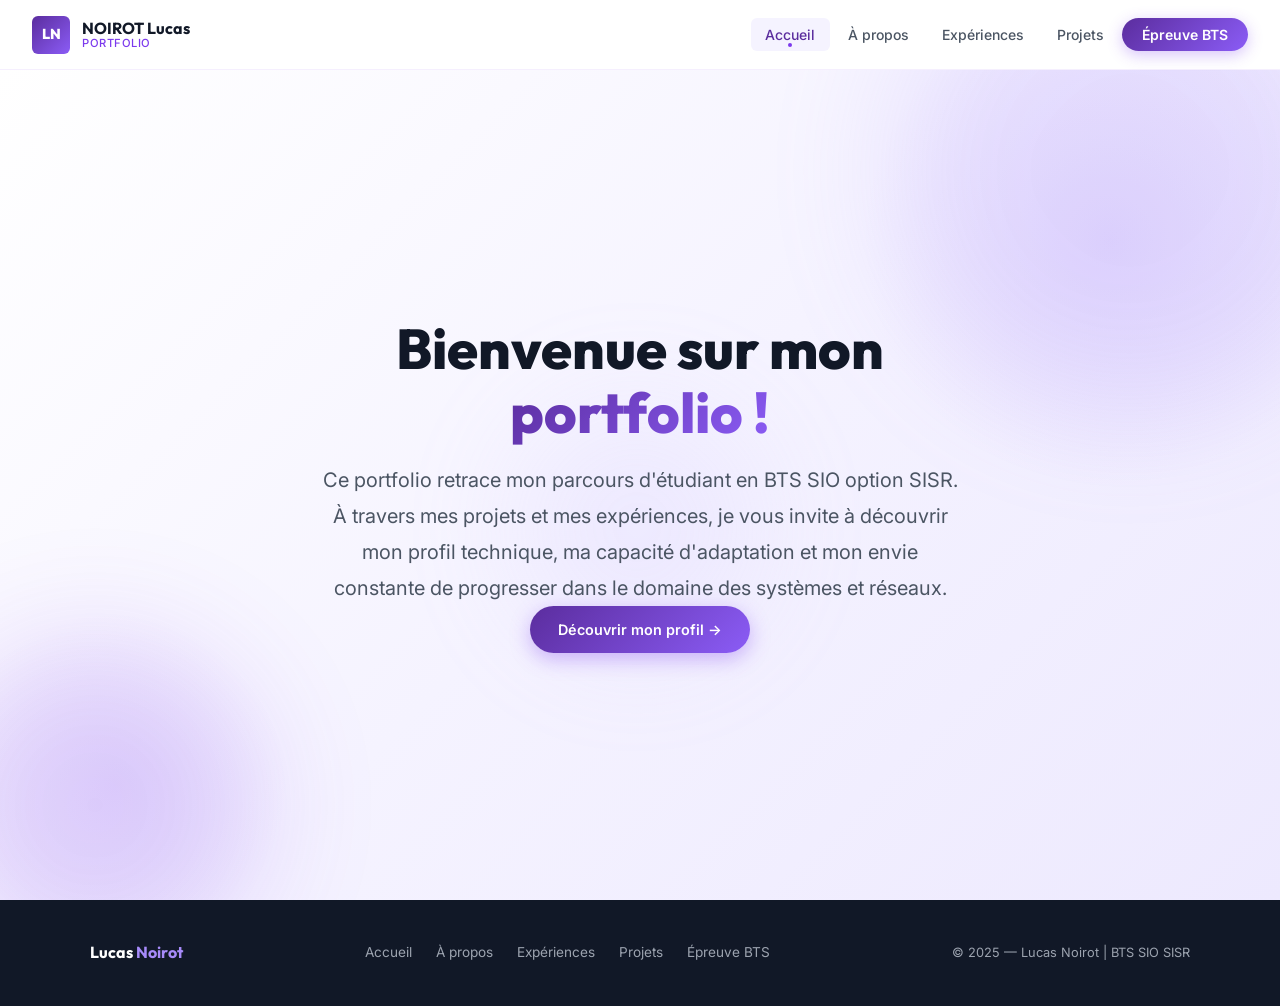
<file: index.html>
<!DOCTYPE html>
<html lang="fr">
<head>
  <meta charset="UTF-8"/>
  <meta name="viewport" content="width=device-width, initial-scale=1.0"/>
  <meta name="description" content="Portfolio de Lucas Noirot — Étudiant en BTS SIO option SISR, spécialisé en administration réseau et cybersécurité."/>
  <title>Portfolio — Lucas Noirot | BTS SIO SISR</title>
  <link rel="stylesheet" href="style.css"/>
  <link rel="stylesheet" href="home.css"/>
</head>
<body>

  <nav class="navbar" id="navbar">
    <div class="nav-brand">
      <div class="nav-logo-icon">LN</div>
      <div class="nav-brand-text">
        <span class="nav-brand-name">NOIROT Lucas</span>
        <span class="nav-brand-title">Portfolio</span>
      </div>
    </div>
    <ul class="nav-links">
      <li><a href="index.html"               class="nav-link active">Accueil</a></li>
      <li><a href="apropos.html"             class="nav-link">À propos</a></li>
      <li><a href="experiences.html"         class="nav-link">Expériences</a></li>
      <li><a href="projets.html"             class="nav-link">Projets</a></li>
      <li><a href="epreuve-bts.html"         class="nav-link nav-cta">Épreuve BTS</a></li>
    </ul>
    <button class="hamburger" id="hamburger" aria-label="Menu">
      <span></span><span></span><span></span>
    </button>
  </nav>
  <div class="mobile-nav" id="mobileNav">
    <a href="index.html"       class="nav-link active">🏠 Accueil</a>
    <a href="apropos.html"     class="nav-link">👤 À propos</a>
    <a href="experiences.html" class="nav-link">💼 Expériences</a>
    <a href="projets.html"     class="nav-link">🗂️ Projets</a>
    <a href="epreuve-bts.html" class="nav-link">🎓 Épreuve BTS</a>
  </div>

  <main class="page">

    <section class="hero">
      <div class="hero-container">
        <h1>Bienvenue sur mon<br/><span>portfolio !</span></h1>
        <p class="hero-sub">
          Ce portfolio retrace mon parcours d'étudiant en BTS SIO option SISR.
          À travers mes projets et mes expériences, je vous invite à découvrir mon profil technique,
          ma capacité d'adaptation et mon envie constante de progresser dans le domaine des systèmes et réseaux.
        </p>
        <div class="hero-actions">
          <a href="apropos.html" class="btn btn-primary">Découvrir mon profil →</a>
        </div>
      </div>
      <div class="hero-blobs">
        <div class="blob blob-1"></div>
        <div class="blob blob-2"></div>
        <div class="blob blob-3"></div>
      </div>
    </section>

  </main>

  <footer>
    <div class="footer-inner">
      <div class="footer-brand">Lucas <span>Noirot</span></div>
      <div class="footer-links">
        <a href="index.html">Accueil</a>
        <a href="apropos.html">À propos</a>
        <a href="experiences.html">Expériences</a>
        <a href="projets.html">Projets</a>
        <a href="epreuve-bts.html">Épreuve BTS</a>
      </div>
      <p class="footer-copy">© 2025 — Lucas Noirot | BTS SIO SISR</p>
    </div>
  </footer>

  <script src="main.js"></script>
</body>
</html>
</file>
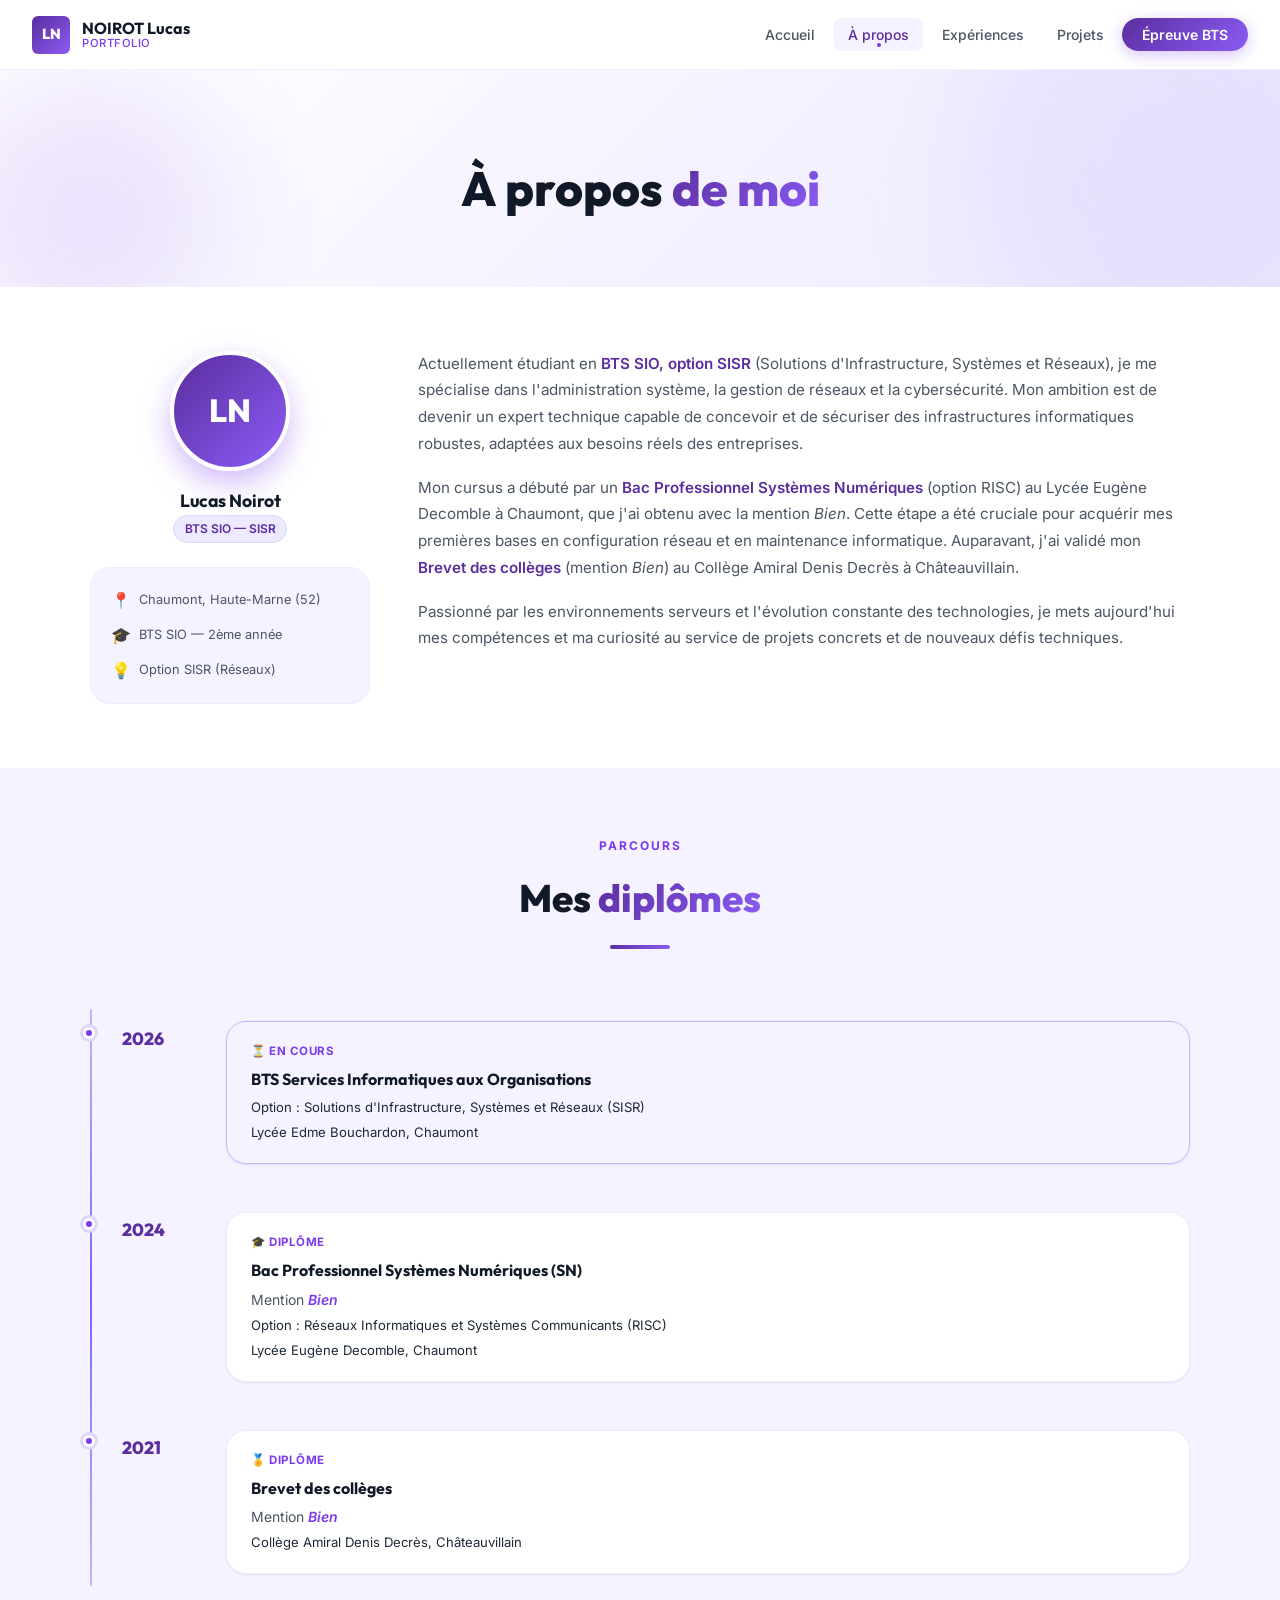
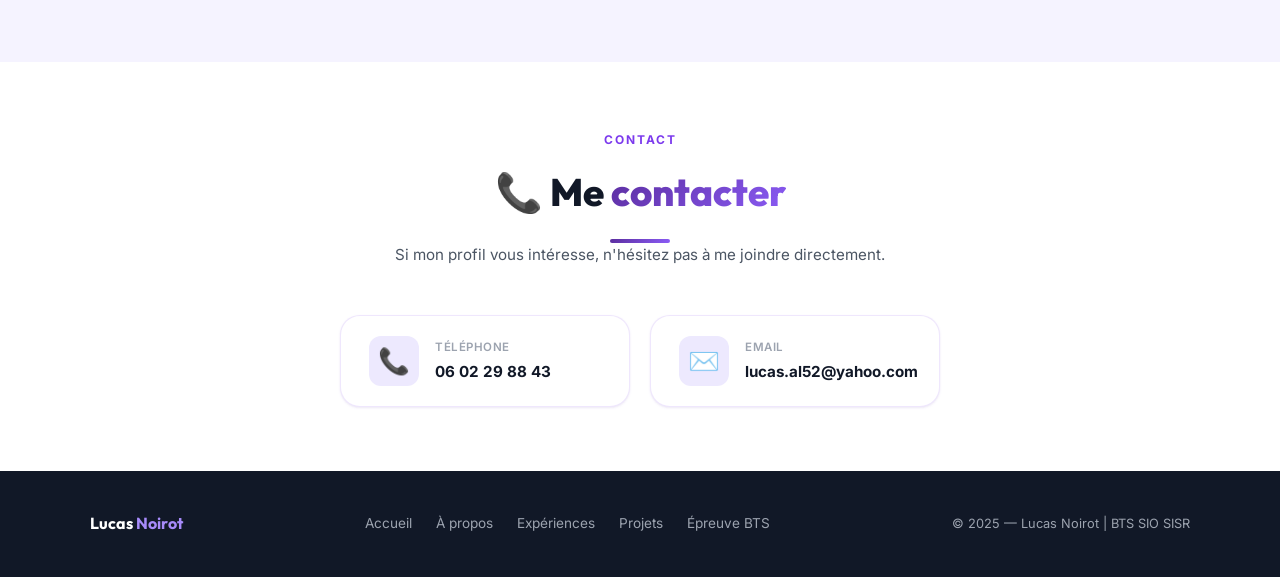
<file: apropos.html>
<!DOCTYPE html>
<html lang="fr">
<head>
  <meta charset="UTF-8"/>
  <meta name="viewport" content="width=device-width, initial-scale=1.0"/>
  <meta name="description" content="À propos de Lucas Noirot — Étudiant BTS SIO SISR, passionné par les réseaux, la cybersécurité et les systèmes."/>
  <title>À propos — Lucas Noirot</title>
  <link rel="stylesheet" href="style.css"/>
  <link rel="stylesheet" href="inner.css"/>
</head>
<body>

  <nav class="navbar" id="navbar">
    <div class="nav-brand">
      <div class="nav-logo-icon">LN</div>
      <div class="nav-brand-text">
        <span class="nav-brand-name">NOIROT Lucas</span>
        <span class="nav-brand-title">Portfolio</span>
      </div>
    </div>
    <ul class="nav-links">
      <li><a href="index.html"               class="nav-link">Accueil</a></li>
      <li><a href="apropos.html"             class="nav-link active">À propos</a></li>
      <li><a href="experiences.html"         class="nav-link">Expériences</a></li>
      <li><a href="projets.html"             class="nav-link">Projets</a></li>
      <li><a href="epreuve-bts.html"         class="nav-link nav-cta">Épreuve BTS</a></li>
    </ul>
    <button class="hamburger" id="hamburger" aria-label="Menu">
      <span></span><span></span><span></span>
    </button>
  </nav>
  <div class="mobile-nav" id="mobileNav">
    <a href="index.html"       class="nav-link">🏠 Accueil</a>
    <a href="apropos.html"     class="nav-link active">👤 À propos</a>
    <a href="experiences.html" class="nav-link">💼 Expériences</a>
    <a href="projets.html"     class="nav-link">🗂️ Projets</a>
    <a href="epreuve-bts.html" class="nav-link">🎓 Épreuve BTS</a>
  </div>

  <main class="page">

    <section class="page-hero">
      <div class="page-hero-content">
        <h1>À propos <span>de moi</span></h1>
      </div>
      <div class="page-hero-blobs">
        <div class="blob blob-1"></div>
        <div class="blob blob-2"></div>
      </div>
    </section>

    <section class="section">
      <div class="container">
        <div class="about-layout">

          <div class="about-avatar animate-in">
            <div class="avatar-circle">LN</div>
            <div class="avatar-info">
              <h3>Lucas Noirot</h3>
              <span class="tag">BTS SIO — SISR</span>
            </div>
            <div class="avatar-meta">
              <div class="meta-item">
                <span class="meta-icon">📍</span>
                <span>Chaumont, Haute-Marne (52)</span>
              </div>
              <div class="meta-item">
                <span class="meta-icon">🎓</span>
                <span>BTS SIO — 2ème année</span>
              </div>
              <div class="meta-item">
                <span class="meta-icon">💡</span>
                <span>Option SISR (Réseaux)</span>
              </div>
            </div>
          </div>

          <div class="about-text animate-in delay-1">
            <p class="about-intro">
              Actuellement étudiant en <strong>BTS SIO, option SISR</strong> (Solutions d'Infrastructure, Systèmes et Réseaux), je me spécialise dans l'administration système, la gestion de réseaux et la cybersécurité. Mon ambition est de devenir un expert technique capable de concevoir et de sécuriser des infrastructures informatiques robustes, adaptées aux besoins réels des entreprises.
            </p>
            <p>
              Mon cursus a débuté par un <strong>Bac Professionnel Systèmes Numériques</strong> (option RISC) au Lycée Eugène Decomble à Chaumont, que j'ai obtenu avec la mention <em>Bien</em>. Cette étape a été cruciale pour acquérir mes premières bases en configuration réseau et en maintenance informatique. Auparavant, j'ai validé mon <strong>Brevet des collèges</strong> (mention <em>Bien</em>) au Collège Amiral Denis Decrès à Châteauvillain.
            </p>
            <p>
              Passionné par les environnements serveurs et l'évolution constante des technologies, je mets aujourd'hui mes compétences et ma curiosité au service de projets concrets et de nouveaux défis techniques.
            </p>
          </div>

        </div>
      </div>
    </section>

    <section class="section section-alt" id="etudes">
      <div class="container">
        <div class="section-header animate-in">
          <span class="section-label">Parcours</span>
          <h2 class="section-title">Mes <span>diplômes</span></h2>
          <div class="divider"></div>
        </div>
        <div class="timeline">

          <div class="timeline-item animate-in delay-1">
            <div class="timeline-year">2026</div>
            <div class="timeline-content">
              <div class="timeline-card ongoing">
                <span class="timeline-badge">⏳ En cours</span>
                <h3>BTS Services Informatiques aux Organisations</h3>
                <p class="option">Option : Solutions d'Infrastructure, Systèmes et Réseaux (SISR)</p>
                <p class="option">Lycée Edme Bouchardon, Chaumont</p>
              </div>
            </div>
          </div>

          <div class="timeline-item animate-in delay-2">
            <div class="timeline-year">2024</div>
            <div class="timeline-content">
              <div class="timeline-card">
                <span class="timeline-badge">🎓 Diplôme</span>
                <h3>Bac Professionnel Systèmes Numériques (SN)</h3>
                <p class="mention">Mention <em>Bien</em></p>
                <p class="option">Option : Réseaux Informatiques et Systèmes Communicants (RISC)</p>
                <p class="option">Lycée Eugène Decomble, Chaumont</p>
              </div>
            </div>
          </div>

          <div class="timeline-item animate-in delay-3">
            <div class="timeline-year">2021</div>
            <div class="timeline-content">
              <div class="timeline-card">
                <span class="timeline-badge">🏅 Diplôme</span>
                <h3>Brevet des collèges</h3>
                <p class="mention">Mention <em>Bien</em></p>
                <p class="option">Collège Amiral Denis Decrès, Châteauvillain</p>
              </div>
            </div>
          </div>

        </div>
      </div>
    </section>

    <section class="section">
      <div class="container">
        <div class="section-header animate-in">
          <span class="section-label">Contact</span>
          <h2 class="section-title">📞 Me <span>contacter</span></h2>
          <div class="divider"></div>
          <p class="section-desc">
            Si mon profil vous intéresse, n'hésitez pas à me joindre directement.
          </p>
        </div>
        <div class="contact-quick animate-in delay-1">
          <a href="tel:0602298843" class="contact-quick-card">
            <div class="contact-quick-icon">📞</div>
            <div>
              <div class="contact-quick-label">Téléphone</div>
              <div class="contact-quick-val">06 02 29 88 43</div>
            </div>
          </a>
          <a href="mailto:lucas.al52@yahoo.com" class="contact-quick-card">
            <div class="contact-quick-icon">✉️</div>
            <div>
              <div class="contact-quick-label">Email</div>
              <div class="contact-quick-val">lucas.al52@yahoo.com</div>
            </div>
          </a>
        </div>
      </div>
    </section>

  </main>

  <footer>
    <div class="footer-inner">
      <div class="footer-brand">Lucas <span>Noirot</span></div>
      <div class="footer-links">
        <a href="index.html">Accueil</a>
        <a href="apropos.html">À propos</a>
        <a href="experiences.html">Expériences</a>
        <a href="projets.html">Projets</a>
        <a href="epreuve-bts.html">Épreuve BTS</a>
      </div>
      <p class="footer-copy">© 2025 — Lucas Noirot | BTS SIO SISR</p>
    </div>
  </footer>

  <script src="main.js"></script>
</body>
</html>
</file>
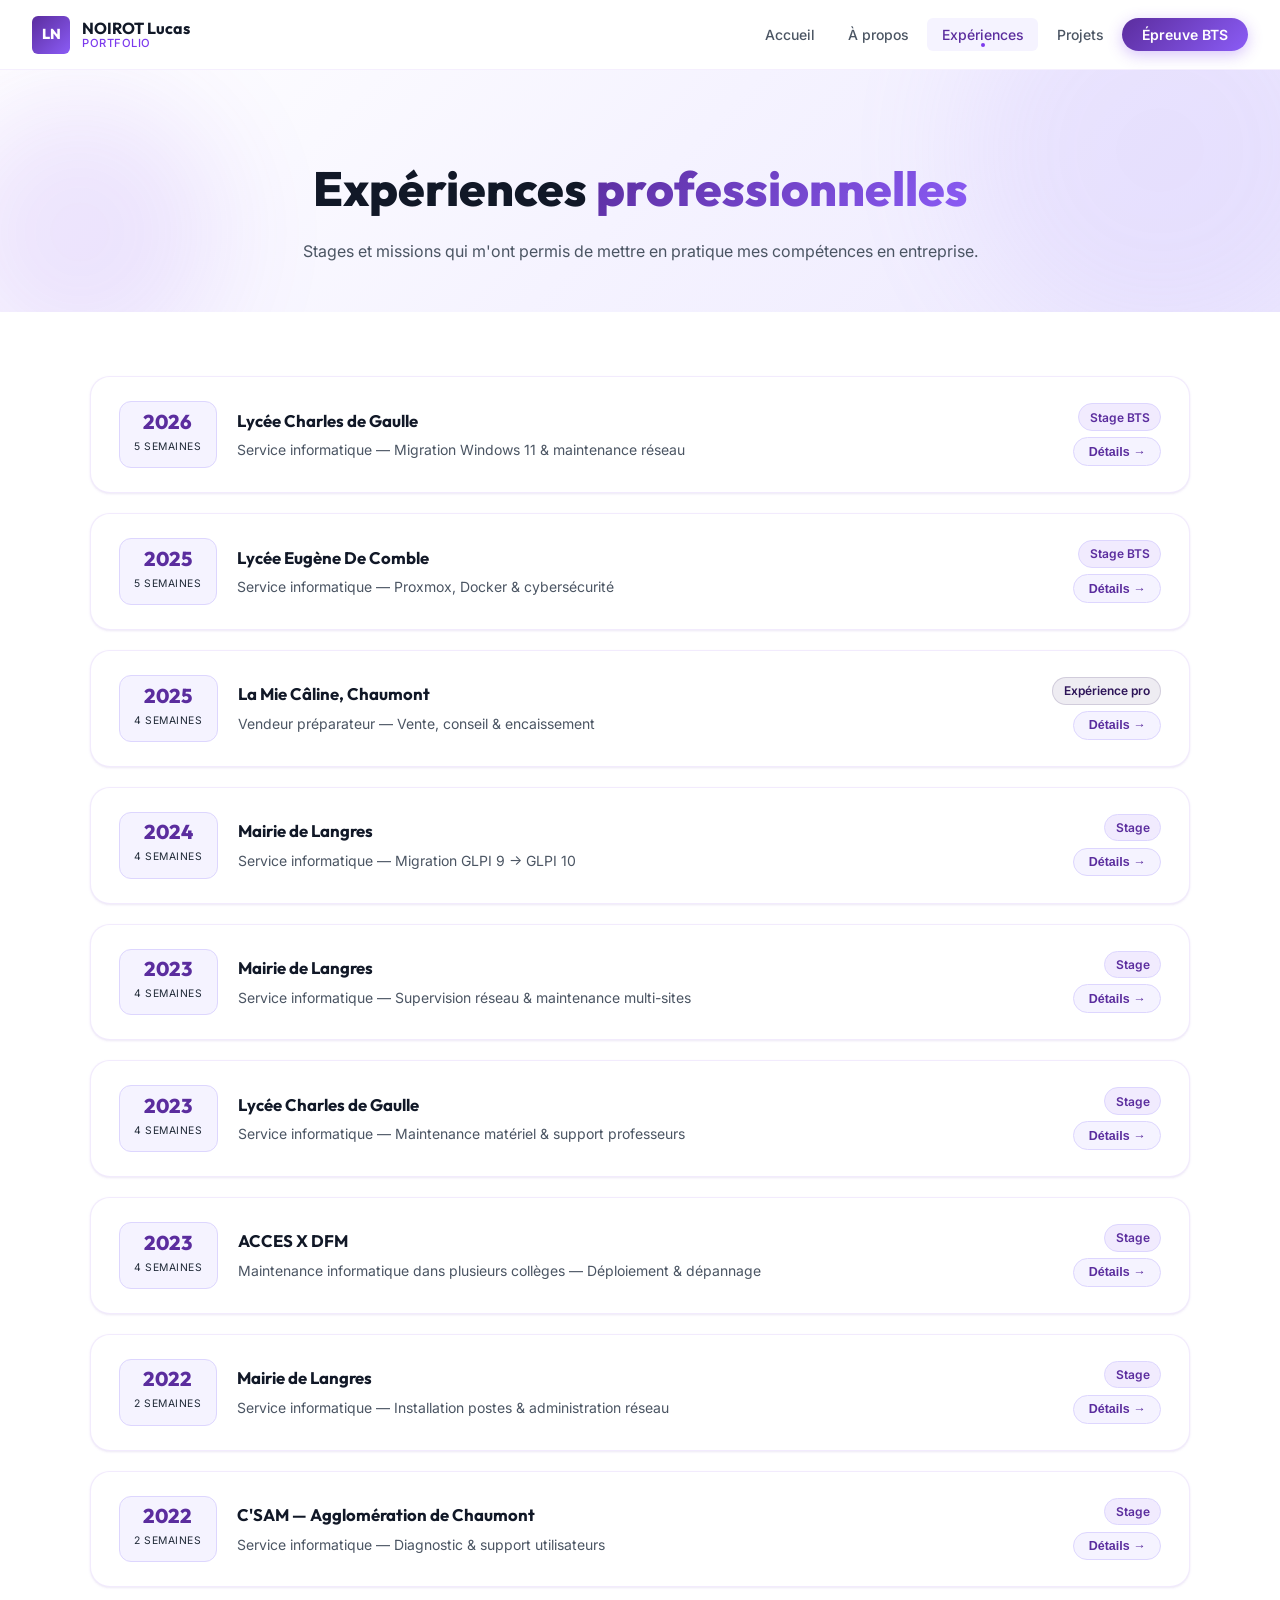
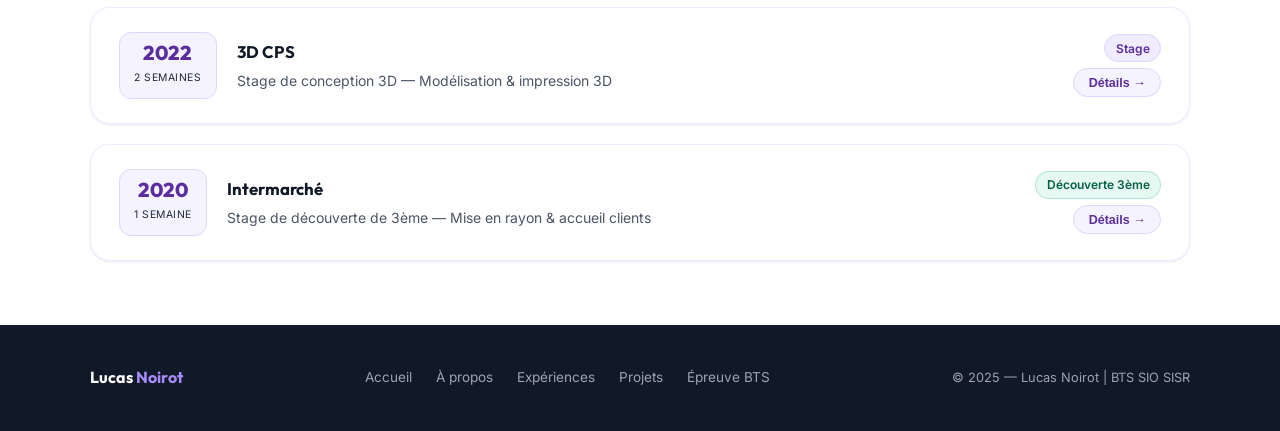
<file: experiences.html>
<!DOCTYPE html>
<html lang="fr">
<head>
  <meta charset="UTF-8"/>
  <meta name="viewport" content="width=device-width, initial-scale=1.0"/>
  <meta name="description" content="Expériences professionnelles de Lucas Noirot — stages en informatique, réseaux et administration système."/>
  <title>Expériences — Lucas Noirot</title>
  <link rel="stylesheet" href="style.css"/>
  <link rel="stylesheet" href="inner.css"/>
</head>
<body>

  <nav class="navbar" id="navbar">
    <div class="nav-brand">
      <div class="nav-logo-icon">LN</div>
      <div class="nav-brand-text">
        <span class="nav-brand-name">NOIROT Lucas</span>
        <span class="nav-brand-title">Portfolio</span>
      </div>
    </div>
    <ul class="nav-links">
      <li><a href="index.html"       class="nav-link">Accueil</a></li>
      <li><a href="apropos.html"     class="nav-link">À propos</a></li>
      <li><a href="experiences.html" class="nav-link active">Expériences</a></li>
      <li><a href="projets.html"     class="nav-link">Projets</a></li>
      <li><a href="epreuve-bts.html" class="nav-link nav-cta">Épreuve BTS</a></li>
    </ul>
    <button class="hamburger" id="hamburger" aria-label="Menu">
      <span></span><span></span><span></span>
    </button>
  </nav>
  <div class="mobile-nav" id="mobileNav">
    <a href="index.html"       class="nav-link">🏠 Accueil</a>
    <a href="apropos.html"     class="nav-link">👤 À propos</a>
    <a href="experiences.html" class="nav-link active">💼 Expériences</a>
    <a href="projets.html"     class="nav-link">🗂️ Projets</a>
    <a href="epreuve-bts.html" class="nav-link">🎓 Épreuve BTS</a>
  </div>

  <main class="page">

    <section class="page-hero">
      <div class="page-hero-content">
        <h1>Expériences <span>professionnelles</span></h1>
        <p>Stages et missions qui m'ont permis de mettre en pratique mes compétences en entreprise.</p>
      </div>
      <div class="page-hero-blobs">
        <div class="blob blob-1"></div>
        <div class="blob blob-2"></div>
      </div>
    </section>

    <section class="section">
      <div class="container">
        <div class="exp-list">

          
          <div class="exp-card animate-in">
            <div class="exp-year-badge">
              <span class="exp-year">2026</span>
              <span class="exp-year-label">5 semaines</span>
            </div>
            <div class="exp-info">
              <h3>Lycée Charles de Gaulle</h3>
              <p>Service informatique — Migration Windows 11 & maintenance réseau</p>
            </div>
            <div class="exp-tag-col">
              <span class="tag tag-stage">Stage BTS</span>
              <button class="exp-btn" onclick="openModal('modal-11')">Détails →</button>
            </div>
          </div>

          
          <div class="exp-card animate-in delay-1">
            <div class="exp-year-badge">
              <span class="exp-year">2025</span>
              <span class="exp-year-label">5 semaines</span>
            </div>
            <div class="exp-info">
              <h3>Lycée Eugène De Comble</h3>
              <p>Service informatique — Proxmox, Docker & cybersécurité</p>
            </div>
            <div class="exp-tag-col">
              <span class="tag tag-stage">Stage BTS</span>
              <button class="exp-btn" onclick="openModal('modal-10')">Détails →</button>
            </div>
          </div>

          
          <div class="exp-card animate-in delay-2">
            <div class="exp-year-badge">
              <span class="exp-year">2025</span>
              <span class="exp-year-label">4 semaines</span>
            </div>
            <div class="exp-info">
              <h3>La Mie Câline, Chaumont</h3>
              <p>Vendeur préparateur — Vente, conseil & encaissement</p>
            </div>
            <div class="exp-tag-col">
              <span class="tag tag-pro">Expérience pro</span>
              <button class="exp-btn" onclick="openModal('modal-9')">Détails →</button>
            </div>
          </div>

          
          <div class="exp-card animate-in delay-3">
            <div class="exp-year-badge">
              <span class="exp-year">2024</span>
              <span class="exp-year-label">4 semaines</span>
            </div>
            <div class="exp-info">
              <h3>Mairie de Langres</h3>
              <p>Service informatique — Migration GLPI 9 → GLPI 10</p>
            </div>
            <div class="exp-tag-col">
              <span class="tag tag-stage">Stage</span>
              <button class="exp-btn" onclick="openModal('modal-8')">Détails →</button>
            </div>
          </div>

          
          <div class="exp-card animate-in delay-4">
            <div class="exp-year-badge">
              <span class="exp-year">2023</span>
              <span class="exp-year-label">4 semaines</span>
            </div>
            <div class="exp-info">
              <h3>Mairie de Langres</h3>
              <p>Service informatique — Supervision réseau & maintenance multi-sites</p>
            </div>
            <div class="exp-tag-col">
              <span class="tag tag-stage">Stage</span>
              <button class="exp-btn" onclick="openModal('modal-7')">Détails →</button>
            </div>
          </div>

          
          <div class="exp-card animate-in">
            <div class="exp-year-badge">
              <span class="exp-year">2023</span>
              <span class="exp-year-label">4 semaines</span>
            </div>
            <div class="exp-info">
              <h3>Lycée Charles de Gaulle</h3>
              <p>Service informatique — Maintenance matériel & support professeurs</p>
            </div>
            <div class="exp-tag-col">
              <span class="tag tag-stage">Stage</span>
              <button class="exp-btn" onclick="openModal('modal-6')">Détails →</button>
            </div>
          </div>

          
          <div class="exp-card animate-in delay-1">
            <div class="exp-year-badge">
              <span class="exp-year">2023</span>
              <span class="exp-year-label">4 semaines</span>
            </div>
            <div class="exp-info">
              <h3>ACCES X DFM</h3>
              <p>Maintenance informatique dans plusieurs collèges — Déploiement & dépannage</p>
            </div>
            <div class="exp-tag-col">
              <span class="tag tag-stage">Stage</span>
              <button class="exp-btn" onclick="openModal('modal-5')">Détails →</button>
            </div>
          </div>

          
          <div class="exp-card animate-in delay-2">
            <div class="exp-year-badge">
              <span class="exp-year">2022</span>
              <span class="exp-year-label">2 semaines</span>
            </div>
            <div class="exp-info">
              <h3>Mairie de Langres</h3>
              <p>Service informatique — Installation postes & administration réseau</p>
            </div>
            <div class="exp-tag-col">
              <span class="tag tag-stage">Stage</span>
              <button class="exp-btn" onclick="openModal('modal-4')">Détails →</button>
            </div>
          </div>

          
          <div class="exp-card animate-in delay-3">
            <div class="exp-year-badge">
              <span class="exp-year">2022</span>
              <span class="exp-year-label">2 semaines</span>
            </div>
            <div class="exp-info">
              <h3>C'SAM — Agglomération de Chaumont</h3>
              <p>Service informatique — Diagnostic & support utilisateurs</p>
            </div>
            <div class="exp-tag-col">
              <span class="tag tag-stage">Stage</span>
              <button class="exp-btn" onclick="openModal('modal-3')">Détails →</button>
            </div>
          </div>

          
          <div class="exp-card animate-in delay-4">
            <div class="exp-year-badge">
              <span class="exp-year">2022</span>
              <span class="exp-year-label">2 semaines</span>
            </div>
            <div class="exp-info">
              <h3>3D CPS</h3>
              <p>Stage de conception 3D — Modélisation & impression 3D</p>
            </div>
            <div class="exp-tag-col">
              <span class="tag tag-stage">Stage</span>
              <button class="exp-btn" onclick="openModal('modal-2')">Détails →</button>
            </div>
          </div>

          
          <div class="exp-card animate-in">
            <div class="exp-year-badge">
              <span class="exp-year">2020</span>
              <span class="exp-year-label">1 semaine</span>
            </div>
            <div class="exp-info">
              <h3>Intermarché</h3>
              <p>Stage de découverte de 3ème — Mise en rayon & accueil clients</p>
            </div>
            <div class="exp-tag-col">
              <span class="tag tag-decouverte">Découverte 3ème</span>
              <button class="exp-btn" onclick="openModal('modal-1')">Détails →</button>
            </div>
          </div>

        </div>
      </div>
    </section>

  </main>

  
  <div class="modal-overlay" id="modal-overlay" onclick="closeAllModals()">

    
    <div class="modal" id="modal-1" onclick="event.stopPropagation()">
      <button class="modal-close" onclick="closeAllModals()">✕</button>
      <div class="modal-badge">🛒 Découverte 3ème — 2020 · 1 semaine</div>
      <h2>Intermarché</h2>
      <img src="intermarché.png" alt="Intermarché" class="modal-photo"/>
      <p>Stage de découverte de 3ème au sein du supermarché Intermarché.</p>
      <div class="modal-section-title">📋 Missions</div>
      <ul class="modal-missions">
        <li>S'occuper de la mise en rayon et du rangement des produits</li>
        <li>Accueillir les clients et les aider dans le magasin</li>
      </ul>
      <div class="modal-section-title">🎯 Compétences acquises</div>
      <ul class="modal-missions">
        <li>Être plus à l'aise pour parler avec les gens et les conseiller</li>
        <li>Découvrir comment fonctionne une entreprise et le monde du travail</li>
      </ul>
    </div>

    
    <div class="modal" id="modal-2" onclick="event.stopPropagation()">
      <button class="modal-close" onclick="closeAllModals()">✕</button>
      <div class="modal-badge">🖨️ Stage — 2022 · 2 semaines</div>
      <h2>3D CPS — Stage de conception 3D</h2>
      <img src="3d-cps.png" alt="3D CPS" class="modal-photo"/>
      <p>Stage de conception et impression 3D sur logiciel professionnel.</p>
      <div class="modal-section-title">📋 Missions</div>
      <ul class="modal-missions">
        <li>Concevoir et réaliser des pièces sur mesure</li>
        <li>Créer ses propres objets originaux sur un logiciel professionnel</li>
      </ul>
      <div class="modal-section-title">🎯 Compétences acquises</div>
      <ul class="modal-missions">
        <li>Savoir utiliser les bases d'un logiciel de conception (Fusion)</li>
        <li>Connaître les premiers pas de l'impression 3D (charger le fil, lancer l'impression)</li>
      </ul>
    </div>

    
    <div class="modal" id="modal-3" onclick="event.stopPropagation()">
      <button class="modal-close" onclick="closeAllModals()">✕</button>
      <div class="modal-badge">🖥️ Stage — 2022 · 2 semaines</div>
      <h2>C'SAM — Agglomération de Chaumont</h2>
      <img src="C'sam.png" alt="C'SAM" class="modal-photo"/>
      <p>Service informatique de l'agglomération de Chaumont — support et dépannage utilisateurs.</p>
      <div class="modal-section-title">📋 Missions</div>
      <ul class="modal-missions">
        <li>Assister les utilisateurs dans le diagnostic et la résolution de leurs problèmes informatiques</li>
        <li>Réaliser des dépannages de premier niveau sur les postes de travail (logiciel et matériel)</li>
        <li>S'immerger dans le quotidien d'un service de maintenance pour comprendre le fonctionnement global d'un parc informatique</li>
      </ul>
      <div class="modal-section-title">🎯 Compétences acquises</div>
      <ul class="modal-missions">
        <li>Savoir interroger un utilisateur pour identifier l'origine d'une panne (sens de l'écoute)</li>
        <li>Apprendre les bases du dépannage et de l'investigation système</li>
        <li>Capacité à s'adapter à un environnement professionnel structuré</li>
      </ul>
    </div>

    
    <div class="modal" id="modal-4" onclick="event.stopPropagation()">
      <button class="modal-close" onclick="closeAllModals()">✕</button>
      <div class="modal-badge">🏛️ Stage — 2022 · 2 semaines</div>
      <h2>Mairie de Langres — Service Informatique</h2>
      <img src="mairie-langre.png" alt="Mairie de Langres" class="modal-photo"/>
      <p>Stage au sein du service informatique municipal — installation et administration réseau.</p>
      <div class="modal-section-title">📋 Missions</div>
      <ul class="modal-missions">
        <li>Installer et configurer des postes de travail sur différents sites (bureaux, écoles)</li>
        <li>Accompagner les techniciens lors d'interventions techniques sur le terrain et aider au diagnostic auprès des utilisateurs</li>
        <li>Découvrir l'administration globale d'un parc : serveurs, sécurité réseau (pare-feu, switches) et téléphonie</li>
      </ul>
      <div class="modal-section-title">🎯 Compétences acquises</div>
      <ul class="modal-missions">
        <li>Identifier les composants internes d'un ordinateur</li>
        <li>Savoir recueillir les informations nécessaires auprès de l'utilisateur pour comprendre une panne</li>
        <li>Préparer et installer du matériel informatique adapté aux besoins spécifiques d'un service</li>
      </ul>
    </div>

    
    <div class="modal" id="modal-5" onclick="event.stopPropagation()">
      <button class="modal-close" onclick="closeAllModals()">✕</button>
      <div class="modal-badge">🏫 Stage — 2023 · 4 semaines</div>
      <h2>ACCES X DFM</h2>
      <img src="acces.png" alt="ACCES X DFM" class="modal-photo"/>
      <p>Maintenance informatique itinérante dans plusieurs collèges de la région.</p>
      <div class="modal-section-title">📋 Missions</div>
      <ul class="modal-missions">
        <li>S'occuper de la maintenance informatique dans plusieurs collèges différents</li>
        <li>Réparer les pannes et installer de nouveaux équipements informatiques (déploiement)</li>
        <li>Rester disponible sur place pour aider le personnel et les professeurs si un problème survient</li>
      </ul>
      <div class="modal-section-title">🎯 Compétences acquises</div>
      <ul class="modal-missions">
        <li>Savoir organiser ses interventions en suivant une liste de tâches</li>
        <li>Réaliser des dépannages de base et l'installation de matériel informatique</li>
        <li>S'adapter rapidement à différents lieux de travail</li>
      </ul>
    </div>

    
    <div class="modal" id="modal-6" onclick="event.stopPropagation()">
      <button class="modal-close" onclick="closeAllModals()">✕</button>
      <div class="modal-badge">🏫 Stage — 2023 · 4 semaines</div>
      <h2>Lycée Charles de Gaulle</h2>
      <img src="lycee_charles_de_gaulle.png" alt="Lycée Charles de Gaulle" class="modal-photo"/>
      <p>Service informatique du lycée — maintenance du parc et support aux professeurs.</p>
      <div class="modal-section-title">📋 Missions</div>
      <ul class="modal-missions">
        <li>Assurer le bon fonctionnement du matériel informatique au sein du lycée</li>
        <li>Installer et configurer de nouveaux postes de travail</li>
        <li>Échanger avec les professeurs pour identifier leurs problèmes techniques et y répondre</li>
      </ul>
      <div class="modal-section-title">🎯 Compétences acquises</div>
      <ul class="modal-missions">
        <li>Savoir diagnostiquer et résoudre des pannes informatiques courantes</li>
        <li>Mettre en service du matériel informatique prêt à l'emploi</li>
        <li>Comprendre et analyser les besoins d'un utilisateur pour lui apporter une solution</li>
      </ul>
    </div>

    
    <div class="modal" id="modal-7" onclick="event.stopPropagation()">
      <button class="modal-close" onclick="closeAllModals()">✕</button>
      <div class="modal-badge">🏛️ Stage — 2023 · 4 semaines</div>
      <h2>Mairie de Langres — Service Informatique</h2>
      <img src="mairie-langre.png" alt="Mairie de Langres" class="modal-photo"/>
      <p>Maintenance multi-sites et exploration des outils de supervision réseau.</p>
      <div class="modal-section-title">📋 Missions</div>
      <ul class="modal-missions">
        <li>Réaliser des interventions de maintenance et de dépannage sur les différents sites de la mairie</li>
        <li>Faire des recherches sur les outils de surveillance (supervision) du parc informatique</li>
        <li>Installer et explorer un logiciel de surveillance pour découvrir son fonctionnement et ses menus</li>
      </ul>
      <div class="modal-section-title">🎯 Compétences acquises</div>
      <ul class="modal-missions">
        <li>Savoir chercher des informations sur un nouveau type de logiciel</li>
        <li>Comprendre à quoi sert la surveillance d'un réseau informatique</li>
        <li>Apprendre à se repérer dans une interface technique inconnue</li>
      </ul>
    </div>

    
    <div class="modal" id="modal-8" onclick="event.stopPropagation()">
      <button class="modal-close" onclick="closeAllModals()">✕</button>
      <div class="modal-badge">🏛️ Stage BTS — 2024 · 4 semaines</div>
      <h2>Mairie de Langres — Service Informatique</h2>
      <img src="mairie-langre.png" alt="Mairie de Langres" class="modal-photo"/>
      <p>Migration du système de ticketing GLPI 9 vers GLPI 10 avec rédaction de procédure.</p>
      <div class="modal-section-title">📋 Missions</div>
      <ul class="modal-missions">
        <li>Mettre à jour le service de ticketing (passage de GLPI 9 vers GLPI 10)</li>
        <li>Rédiger une procédure technique d'installation précise et reproductible</li>
        <li>Adapter le logiciel aux besoins de la mairie</li>
      </ul>
      <div class="modal-section-title">🎯 Compétences acquises</div>
      <ul class="modal-missions">
        <li>Piloter un projet de migration logicielle de A à Z</li>
        <li>Produire une documentation technique fiable pour sécuriser l'installation</li>
        <li>Configurer un outil de gestion de parc et ses interconnexions réseau</li>
      </ul>
    </div>

    
    <div class="modal" id="modal-9" onclick="event.stopPropagation()">
      <button class="modal-close" onclick="closeAllModals()">✕</button>
      <div class="modal-badge">🥐 Expérience pro — 2025 · 4 semaines</div>
      <h2>La Mie Câline, Chaumont</h2>
      <img src="mie-caline.png" alt="La Mie Câline" class="modal-photo"/>
      <p>Vendeur préparateur (3 CDD) — Juillet (2 sem.), Août (1 sem.) et Octobre (1 sem.) 2025.</p>
      <div class="modal-section-title">📋 Missions</div>
      <ul class="modal-missions">
        <li>Accueillir les clients, les conseiller, réaliser la vente et proposer les nouveautés</li>
        <li>Gérer l'encaissement</li>
        <li>Préparer les commandes et nettoyer son poste de travail</li>
      </ul>
      <div class="modal-section-title">🎯 Compétences acquises</div>
      <ul class="modal-missions">
        <li>Mieux communiquer avec les clients et être plus à l'aise pour parler</li>
        <li>Apprendre à travailler en équipe</li>
        <li>Être ponctuel et respecter les horaires de travail</li>
        <li>Savoir organiser son travail et gérer les priorités</li>
      </ul>
    </div>

    
    <div class="modal" id="modal-10" onclick="event.stopPropagation()">
      <button class="modal-close" onclick="closeAllModals()">✕</button>
      <div class="modal-badge">🖥️ Stage BTS — 2025 · 5 semaines</div>
      <h2>Lycée Eugène De Comble</h2>
      <img src="eugene-decomble.png" alt="Lycée Eugène De Comble" class="modal-photo"/>
      <p>Stage BTS axé sur la virtualisation avec Proxmox, la conteneurisation Docker et les bases de la cybersécurité.</p>
      <div class="modal-section-title">📋 Missions</div>
      <ul class="modal-missions">
        <li>Installer et configurer un hyperviseur Proxmox pour gérer des machines virtuelles</li>
        <li>Apprendre à utiliser Docker pour installer et mettre en service différents outils informatiques</li>
        <li>S'initier aux bases de la cybersécurité (brute force, injection SQL) : comprendre comment on attaque un système pour savoir comment le protéger</li>
      </ul>
      <div class="modal-section-title">🎯 Compétences acquises</div>
      <ul class="modal-missions">
        <li>Développer une méthode de travail rigoureuse : analyser avant d'agir et ne pas se précipiter</li>
        <li>Faire preuve d'autonomie : chercher les solutions par soi-même pour atteindre l'objectif fixé</li>
        <li>Maîtriser les outils de virtualisation et de conteneurisation (Proxmox et Docker)</li>
      </ul>
    </div>

    
    <div class="modal" id="modal-11" onclick="event.stopPropagation()">
      <button class="modal-close" onclick="closeAllModals()">✕</button>
      <div class="modal-badge">🏫 Stage BTS — 2026 · 5 semaines</div>
      <h2>Lycée Charles de Gaulle</h2>
      <img src="lycee_charles_de_gaulle.png" alt="Lycée Charles de Gaulle" class="modal-photo"/>
      <p>Stage BTS axé sur la migration du parc informatique vers Windows 11 et la maintenance réseau.</p>
      <div class="modal-section-title">📋 Missions</div>
      <ul class="modal-missions">
        <li>Migration du parc informatique vers Windows 11 (avec recours à Flyby11 en cas de blocage matériel)</li>
        <li>Dépannage réseau et maintenance du matériel</li>
        <li>Initiation à l'environnement macOS</li>
      </ul>
      <div class="modal-section-title">🎯 Compétences acquises</div>
      <ul class="modal-missions">
        <li>Prendre conscience de l'importance de maintenir un système à jour pour garantir sa sécurité</li>
        <li>Être opérationnel et autonome immédiatement dans un environnement connu</li>
        <li>S'adapter à différents types de systèmes (Windows et Mac)</li>
      </ul>
    </div>

  </div>

  <footer>
    <div class="footer-inner">
      <div class="footer-brand">Lucas <span>Noirot</span></div>
      <div class="footer-links">
        <a href="index.html">Accueil</a>
        <a href="apropos.html">À propos</a>
        <a href="experiences.html">Expériences</a>
        <a href="projets.html">Projets</a>
        <a href="epreuve-bts.html">Épreuve BTS</a>
      </div>
      <p class="footer-copy">© 2025 — Lucas Noirot | BTS SIO SISR</p>
    </div>
  </footer>

  <script src="main.js"></script>
</body>
</html>
</file>
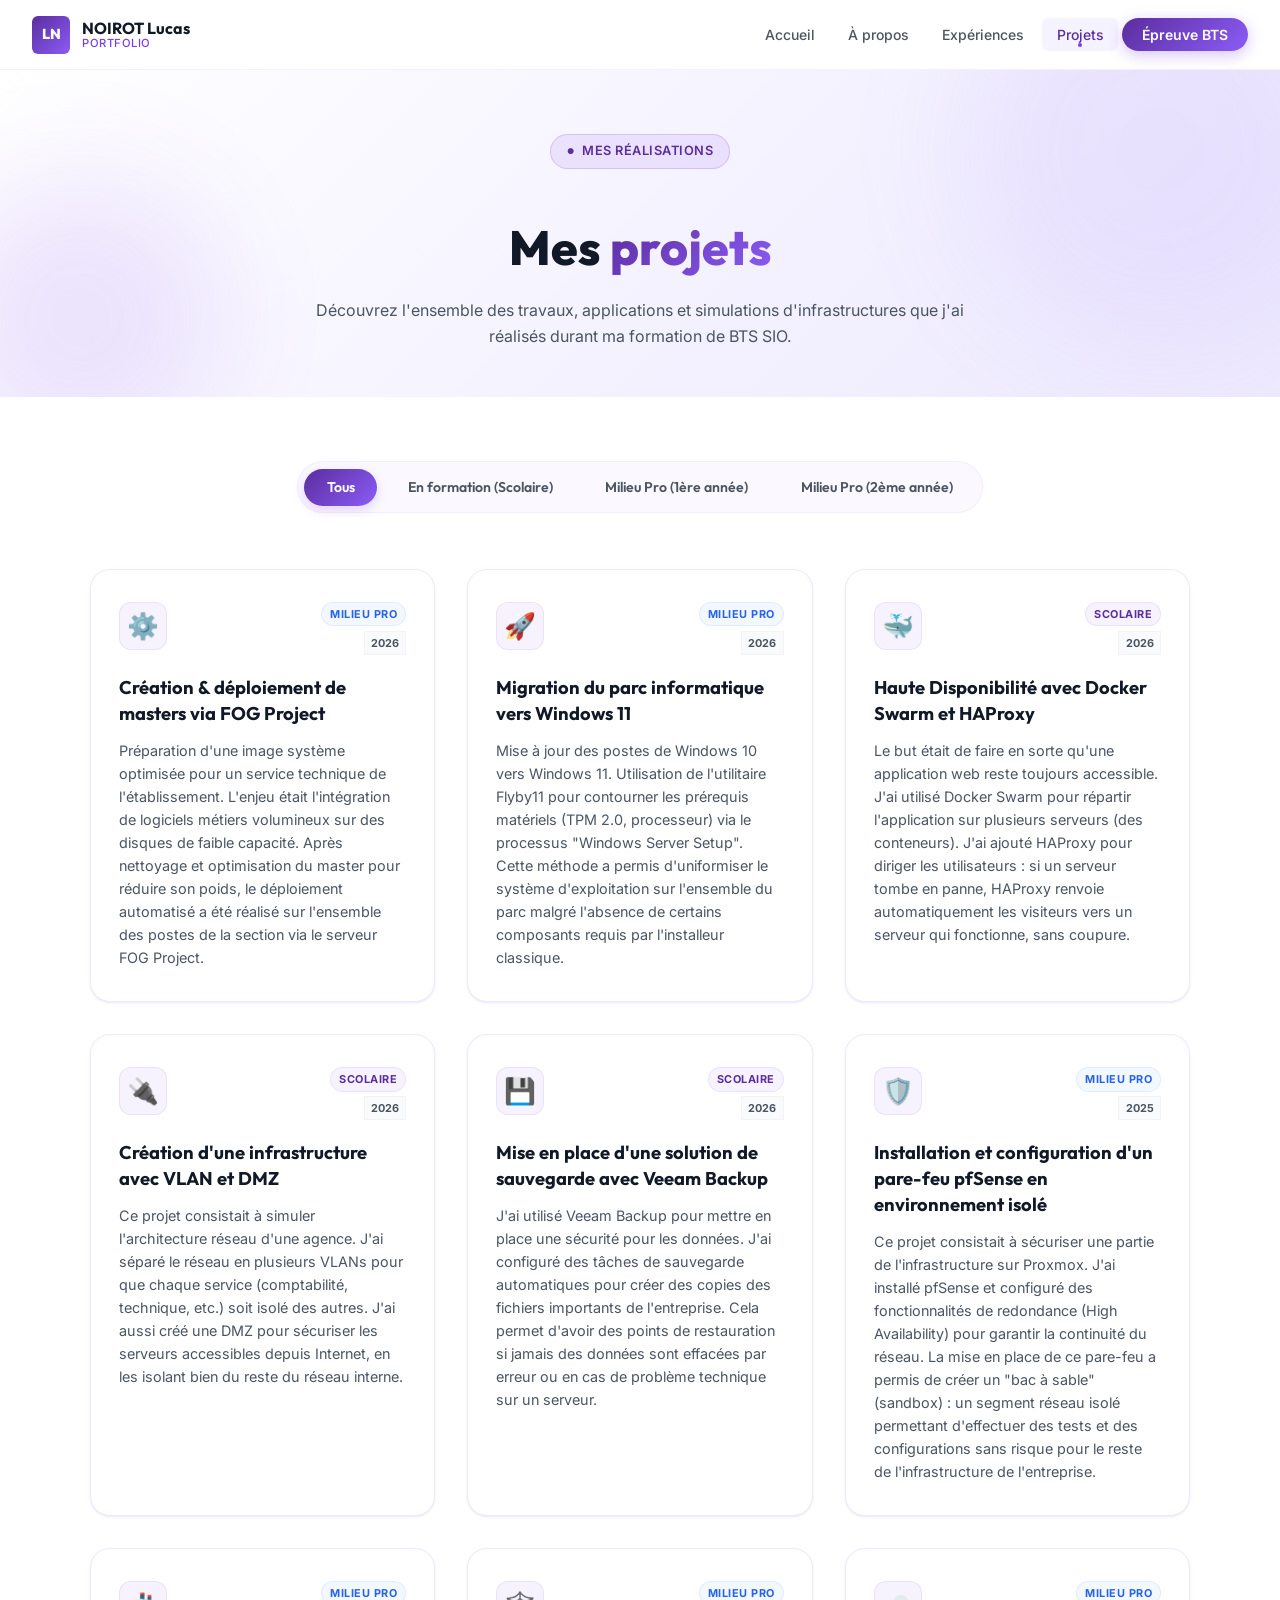
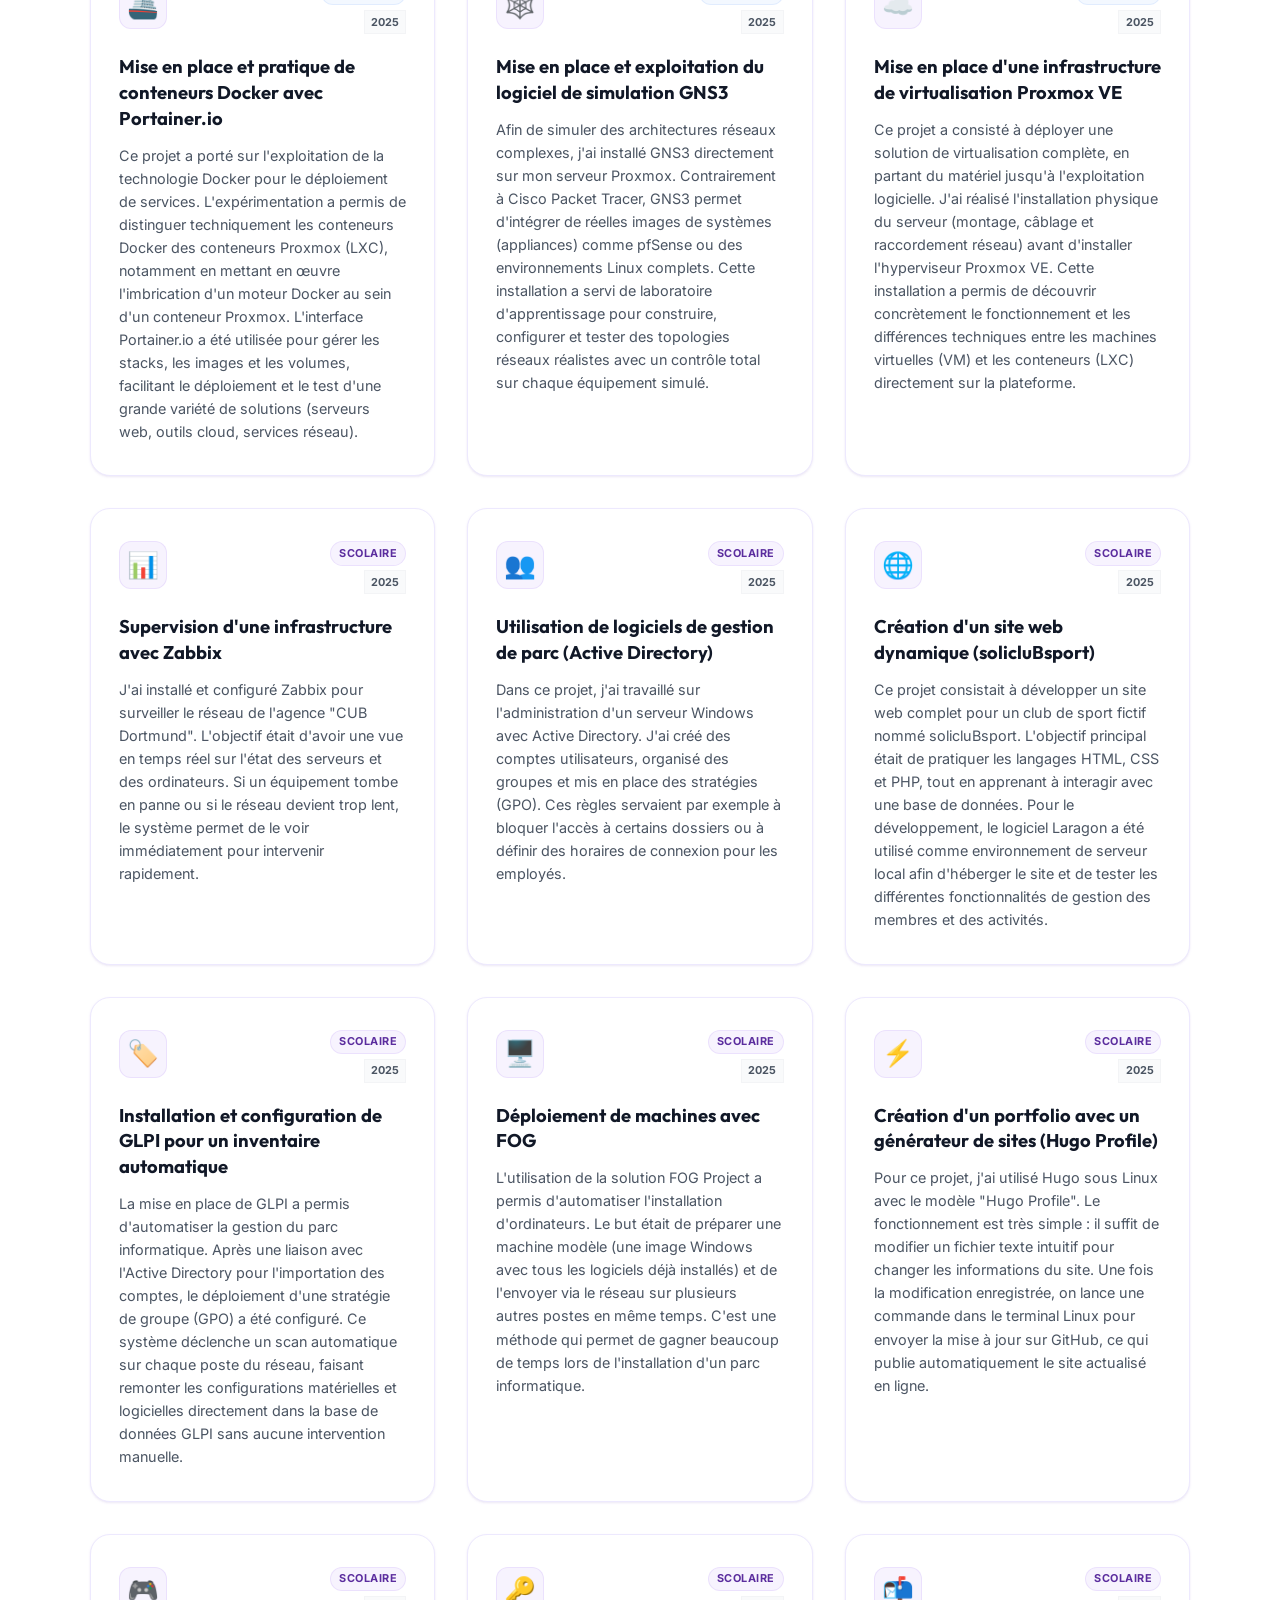
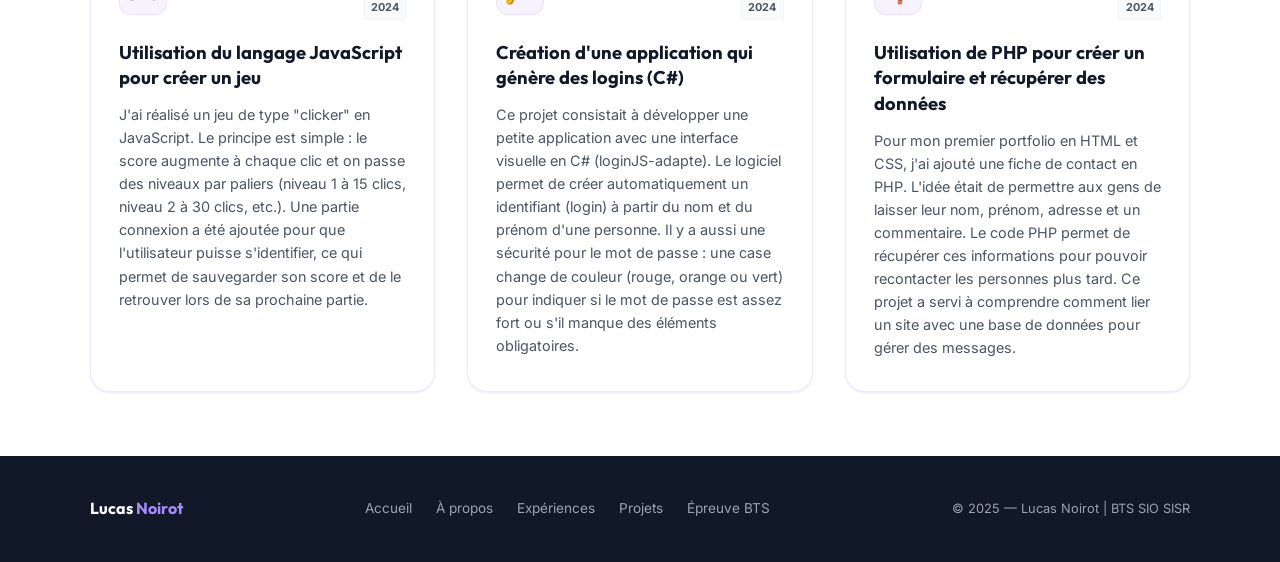
<file: projets.html>
<!DOCTYPE html>
<html lang="fr">
<head>
  <meta charset="UTF-8"/>
  <meta name="viewport" content="width=device-width, initial-scale=1.0"/>
  <meta name="description" content="Projets et réalisations techniques de Lucas Noirot — travaux scolaires, académiques et professionnels en informatique et réseaux."/>
  <title>Projets — Lucas Noirot</title>
  <link rel="stylesheet" href="style.css"/>
  <link rel="stylesheet" href="inner.css"/>
  <style>
    /* Filter Tabs Styling */
    .filter-tabs {
      display: flex;
      justify-content: center;
      flex-wrap: wrap;
      gap: 0.5rem;
      margin-bottom: 3.5rem;
      padding: 0.4rem;
      background: rgba(124, 58, 237, 0.03);
      border: 1px solid rgba(124, 58, 237, 0.06);
      border-radius: var(--radius-full);
      max-width: fit-content;
      margin-left: auto;
      margin-right: auto;
    }

    .filter-tab {
      background: transparent;
      border: none;
      color: var(--gray-600);
      font-family: 'Outfit', sans-serif;
      font-size: 0.88rem;
      font-weight: 600;
      padding: 0.6rem 1.4rem;
      border-radius: var(--radius-full);
      cursor: pointer;
      transition: var(--transition);
    }

    .filter-tab:hover {
      color: var(--purple-700);
      background: rgba(124, 58, 237, 0.05);
    }

    .filter-tab.active {
      background: var(--gradient-purple);
      color: white;
      box-shadow: 0 4px 12px rgba(124, 58, 237, 0.2);
    }

    /* Projects Grid Styling */
    .projets-grid {
      display: grid;
      grid-template-columns: repeat(auto-fill, minmax(330px, 1fr));
      gap: 2rem;
      max-width: 1200px;
      margin: 0 auto;
    }

    .projet-card {
      background: white;
      border: 1px solid var(--purple-100);
      border-radius: var(--radius-lg);
      padding: 2rem 1.75rem;
      box-shadow: var(--shadow-sm);
      transition: transform .3s cubic-bezier(0.4, 0, 0.2, 1), box-shadow .3s cubic-bezier(0.4, 0, 0.2, 1), border-color .3s;
      display: flex;
      flex-direction: column;
      position: relative;
    }

    .projet-card:hover {
      transform: translateY(-5px);
      box-shadow: var(--shadow-lg);
      border-color: var(--purple-200);
    }

    .projet-header {
      display: flex;
      justify-content: space-between;
      align-items: flex-start;
      margin-bottom: 1.25rem;
    }

    .projet-icon-wrapper {
      width: 48px;
      height: 48px;
      background: rgba(124, 58, 237, 0.06);
      border-radius: var(--radius-md);
      display: flex;
      align-items: center;
      justify-content: center;
      font-size: 1.6rem;
      color: var(--purple-700);
      border: 1px solid rgba(124, 58, 237, 0.1);
      transition: var(--transition);
    }

    .projet-card:hover .projet-icon-wrapper {
      background: var(--gradient-purple);
      color: white;
      transform: rotate(3deg) scale(1.05);
    }

    .projet-badges {
      display: flex;
      flex-direction: column;
      align-items: flex-end;
      gap: 0.3rem;
    }

    .projet-badge-cat {
      font-size: 0.68rem;
      font-weight: 700;
      padding: 0.15rem 0.5rem;
      border-radius: var(--radius-full);
      text-transform: uppercase;
      letter-spacing: 0.5px;
    }

    .projet-badge-cat.scolaire {
      background: rgba(124, 58, 237, 0.06);
      color: var(--purple-700);
      border: 1px solid rgba(124, 58, 237, 0.1);
    }

    .projet-badge-cat.pro {
      background: rgba(59, 130, 246, 0.06);
      color: #2563eb;
      border: 1px solid rgba(59, 130, 246, 0.1);
    }

    .projet-badge-year {
      font-size: 0.68rem;
      font-weight: 700;
      background: var(--gray-50);
      color: var(--gray-600);
      padding: 0.15rem 0.4rem;
      border-radius: var(--radius-xs);
      border: 1px solid var(--gray-100);
    }

    .projet-card h3 {
      font-family: 'Outfit', sans-serif;
      font-size: 1.15rem;
      font-weight: 700;
      color: var(--gray-900);
      margin-bottom: 0.75rem;
      line-height: 1.4;
    }

    .projet-card p {
      font-size: 0.9rem;
      color: var(--gray-600);
      line-height: 1.6;
      margin: 0;
      flex-grow: 1;
    }
  </style>
</head>
<body>

  <nav class="navbar" id="navbar">
    <div class="nav-brand">
      <div class="nav-logo-icon">LN</div>
      <div class="nav-brand-text">
        <span class="nav-brand-name">NOIROT Lucas</span>
        <span class="nav-brand-title">Portfolio</span>
      </div>
    </div>
    <ul class="nav-links">
      <li><a href="index.html"               class="nav-link">Accueil</a></li>
      <li><a href="apropos.html"             class="nav-link">À propos</a></li>
      <li><a href="experiences.html"         class="nav-link">Expériences</a></li>
      <li><a href="projets.html"             class="nav-link active">Projets</a></li>
      <li><a href="epreuve-bts.html"         class="nav-link nav-cta">Épreuve BTS</a></li>
    </ul>
    <button class="hamburger" id="hamburger" aria-label="Menu">
      <span></span><span></span><span></span>
    </button>
  </nav>
  <div class="mobile-nav" id="mobileNav">
    <a href="index.html"       class="nav-link">🏠 Accueil</a>
    <a href="apropos.html"     class="nav-link">👤 À propos</a>
    <a href="experiences.html" class="nav-link">💼 Expériences</a>
    <a href="projets.html"     class="nav-link active">🗂️ Projets</a>
    <a href="epreuve-bts.html" class="nav-link">🎓 Épreuve BTS</a>
  </div>

  <main class="page">

    <section class="page-hero">
      <div class="page-hero-content">
        <span class="hero-badge">Mes Réalisations</span>
        <h1>Mes <span>projets</span></h1>
        <p>Découvrez l'ensemble des travaux, applications et simulations d'infrastructures que j'ai réalisés durant ma formation de BTS SIO.</p>
      </div>
      <div class="page-hero-blobs">
        <div class="blob blob-1"></div>
        <div class="blob blob-2"></div>
      </div>
    </section>

    <section class="section">
      <div class="container">
        
        
        <div class="filter-tabs animate-in">
          <button class="filter-tab active" data-filter="all">Tous</button>
          <button class="filter-tab" data-filter="scolaire">En formation (Scolaire)</button>
          <button class="filter-tab" data-filter="pro1">Milieu Pro (1ère année)</button>
          <button class="filter-tab" data-filter="pro2">Milieu Pro (2ème année)</button>
        </div>

        
        <div class="projets-grid">
          
          
          
          <div class="projet-card animate-in" data-cat="pro2">
            <div class="projet-header">
              <div class="projet-icon-wrapper">⚙️</div>
              <div class="projet-badges">
                <span class="projet-badge-cat pro">Milieu Pro</span>
                <span class="projet-badge-year">2026</span>
              </div>
            </div>
            <h3>Création & déploiement de masters via FOG Project</h3>
            <p>Préparation d'une image système optimisée pour un service technique de l'établissement. L'enjeu était l'intégration de logiciels métiers volumineux sur des disques de faible capacité. Après nettoyage et optimisation du master pour réduire son poids, le déploiement automatisé a été réalisé sur l'ensemble des postes de la section via le serveur FOG Project.</p>
          </div>

          
          <div class="projet-card animate-in" data-cat="pro2">
            <div class="projet-header">
              <div class="projet-icon-wrapper">🚀</div>
              <div class="projet-badges">
                <span class="projet-badge-cat pro">Milieu Pro</span>
                <span class="projet-badge-year">2026</span>
              </div>
            </div>
            <h3>Migration du parc informatique vers Windows 11</h3>
            <p>Mise à jour des postes de Windows 10 vers Windows 11. Utilisation de l'utilitaire Flyby11 pour contourner les prérequis matériels (TPM 2.0, processeur) via le processus "Windows Server Setup". Cette méthode a permis d'uniformiser le système d'exploitation sur l'ensemble du parc malgré l'absence de certains composants requis par l'installeur classique.</p>
          </div>

          
          <div class="projet-card animate-in" data-cat="scolaire">
            <div class="projet-header">
              <div class="projet-icon-wrapper">🐳</div>
              <div class="projet-badges">
                <span class="projet-badge-cat scolaire">Scolaire</span>
                <span class="projet-badge-year">2026</span>
              </div>
            </div>
            <h3>Haute Disponibilité avec Docker Swarm et HAProxy</h3>
            <p>Le but était de faire en sorte qu'une application web reste toujours accessible. J'ai utilisé Docker Swarm pour répartir l'application sur plusieurs serveurs (des conteneurs). J'ai ajouté HAProxy pour diriger les utilisateurs : si un serveur tombe en panne, HAProxy renvoie automatiquement les visiteurs vers un serveur qui fonctionne, sans coupure.</p>
          </div>

          
          <div class="projet-card animate-in" data-cat="scolaire">
            <div class="projet-header">
              <div class="projet-icon-wrapper">🔌</div>
              <div class="projet-badges">
                <span class="projet-badge-cat scolaire">Scolaire</span>
                <span class="projet-badge-year">2026</span>
              </div>
            </div>
            <h3>Création d'une infrastructure avec VLAN et DMZ</h3>
            <p>Ce projet consistait à simuler l'architecture réseau d'une agence. J'ai séparé le réseau en plusieurs VLANs pour que chaque service (comptabilité, technique, etc.) soit isolé des autres. J'ai aussi créé une DMZ pour sécuriser les serveurs accessibles depuis Internet, en les isolant bien du reste du réseau interne.</p>
          </div>

          
          <div class="projet-card animate-in" data-cat="scolaire">
            <div class="projet-header">
              <div class="projet-icon-wrapper">💾</div>
              <div class="projet-badges">
                <span class="projet-badge-cat scolaire">Scolaire</span>
                <span class="projet-badge-year">2026</span>
              </div>
            </div>
            <h3>Mise en place d'une solution de sauvegarde avec Veeam Backup</h3>
            <p>J'ai utilisé Veeam Backup pour mettre en place une sécurité pour les données. J'ai configuré des tâches de sauvegarde automatiques pour créer des copies des fichiers importants de l'entreprise. Cela permet d'avoir des points de restauration si jamais des données sont effacées par erreur ou en cas de problème technique sur un serveur.</p>
          </div>


          
          
          <div class="projet-card animate-in" data-cat="pro1">
            <div class="projet-header">
              <div class="projet-icon-wrapper">🛡️</div>
              <div class="projet-badges">
                <span class="projet-badge-cat pro">Milieu Pro</span>
                <span class="projet-badge-year">2025</span>
              </div>
            </div>
            <h3>Installation et configuration d'un pare-feu pfSense en environnement isolé</h3>
            <p>Ce projet consistait à sécuriser une partie de l'infrastructure sur Proxmox. J'ai installé pfSense et configuré des fonctionnalités de redondance (High Availability) pour garantir la continuité du réseau. La mise en place de ce pare-feu a permis de créer un "bac à sable" (sandbox) : un segment réseau isolé permettant d'effectuer des tests et des configurations sans risque pour le reste de l'infrastructure de l'entreprise.</p>
          </div>

          
          <div class="projet-card animate-in" data-cat="pro1">
            <div class="projet-header">
              <div class="projet-icon-wrapper">🚢</div>
              <div class="projet-badges">
                <span class="projet-badge-cat pro">Milieu Pro</span>
                <span class="projet-badge-year">2025</span>
              </div>
            </div>
            <h3>Mise en place et pratique de conteneurs Docker avec Portainer.io</h3>
            <p>Ce projet a porté sur l'exploitation de la technologie Docker pour le déploiement de services. L'expérimentation a permis de distinguer techniquement les conteneurs Docker des conteneurs Proxmox (LXC), notamment en mettant en œuvre l'imbrication d'un moteur Docker au sein d'un conteneur Proxmox. L'interface Portainer.io a été utilisée pour gérer les stacks, les images et les volumes, facilitant le déploiement et le test d'une grande variété de solutions (serveurs web, outils cloud, services réseau).</p>
          </div>

          
          <div class="projet-card animate-in" data-cat="pro1">
            <div class="projet-header">
              <div class="projet-icon-wrapper">🕸️</div>
              <div class="projet-badges">
                <span class="projet-badge-cat pro">Milieu Pro</span>
                <span class="projet-badge-year">2025</span>
              </div>
            </div>
            <h3>Mise en place et exploitation du logiciel de simulation GNS3</h3>
            <p>Afin de simuler des architectures réseaux complexes, j'ai installé GNS3 directement sur mon serveur Proxmox. Contrairement à Cisco Packet Tracer, GNS3 permet d'intégrer de réelles images de systèmes (appliances) comme pfSense ou des environnements Linux complets. Cette installation a servi de laboratoire d'apprentissage pour construire, configurer et tester des topologies réseaux réalistes avec un contrôle total sur chaque équipement simulé.</p>
          </div>

          
          <div class="projet-card animate-in" data-cat="pro1">
            <div class="projet-header">
              <div class="projet-icon-wrapper">☁️</div>
              <div class="projet-badges">
                <span class="projet-badge-cat pro">Milieu Pro</span>
                <span class="projet-badge-year">2025</span>
              </div>
            </div>
            <h3>Mise en place d'une infrastructure de virtualisation Proxmox VE</h3>
            <p>Ce projet a consisté à déployer une solution de virtualisation complète, en partant du matériel jusqu'à l'exploitation logicielle. J'ai réalisé l'installation physique du serveur (montage, câblage et raccordement réseau) avant d'installer l'hyperviseur Proxmox VE. Cette installation a permis de découvrir concrètement le fonctionnement et les différences techniques entre les machines virtuelles (VM) et les conteneurs (LXC) directement sur la plateforme.</p>
          </div>

          
          <div class="projet-card animate-in" data-cat="scolaire">
            <div class="projet-header">
              <div class="projet-icon-wrapper">📊</div>
              <div class="projet-badges">
                <span class="projet-badge-cat scolaire">Scolaire</span>
                <span class="projet-badge-year">2025</span>
              </div>
            </div>
            <h3>Supervision d'une infrastructure avec Zabbix</h3>
            <p>J'ai installé et configuré Zabbix pour surveiller le réseau de l'agence "CUB Dortmund". L'objectif était d'avoir une vue en temps réel sur l'état des serveurs et des ordinateurs. Si un équipement tombe en panne ou si le réseau devient trop lent, le système permet de le voir immédiatement pour intervenir rapidement.</p>
          </div>

          
          <div class="projet-card animate-in" data-cat="scolaire">
            <div class="projet-header">
              <div class="projet-icon-wrapper">👥</div>
              <div class="projet-badges">
                <span class="projet-badge-cat scolaire">Scolaire</span>
                <span class="projet-badge-year">2025</span>
              </div>
            </div>
            <h3>Utilisation de logiciels de gestion de parc (Active Directory)</h3>
            <p>Dans ce projet, j'ai travaillé sur l'administration d'un serveur Windows avec Active Directory. J'ai créé des comptes utilisateurs, organisé des groupes et mis en place des stratégies (GPO). Ces règles servaient par exemple à bloquer l'accès à certains dossiers ou à définir des horaires de connexion pour les employés.</p>
          </div>

          
          <div class="projet-card animate-in" data-cat="scolaire">
            <div class="projet-header">
              <div class="projet-icon-wrapper">🌐</div>
              <div class="projet-badges">
                <span class="projet-badge-cat scolaire">Scolaire</span>
                <span class="projet-badge-year">2025</span>
              </div>
            </div>
            <h3>Création d'un site web dynamique (solicluBsport)</h3>
            <p>Ce projet consistait à développer un site web complet pour un club de sport fictif nommé solicluBsport. L'objectif principal était de pratiquer les langages HTML, CSS et PHP, tout en apprenant à interagir avec une base de données. Pour le développement, le logiciel Laragon a été utilisé comme environnement de serveur local afin d'héberger le site et de tester les différentes fonctionnalités de gestion des membres et des activités.</p>
          </div>

          
          <div class="projet-card animate-in" data-cat="scolaire">
            <div class="projet-header">
              <div class="projet-icon-wrapper">🏷️</div>
              <div class="projet-badges">
                <span class="projet-badge-cat scolaire">Scolaire</span>
                <span class="projet-badge-year">2025</span>
              </div>
            </div>
            <h3>Installation et configuration de GLPI pour un inventaire automatique</h3>
            <p>La mise en place de GLPI a permis d'automatiser la gestion du parc informatique. Après une liaison avec l'Active Directory pour l'importation des comptes, le déploiement d'une stratégie de groupe (GPO) a été configuré. Ce système déclenche un scan automatique sur chaque poste du réseau, faisant remonter les configurations matérielles et logicielles directement dans la base de données GLPI sans aucune intervention manuelle.</p>
          </div>

          
          <div class="projet-card animate-in" data-cat="scolaire">
            <div class="projet-header">
              <div class="projet-icon-wrapper">🖥️</div>
              <div class="projet-badges">
                <span class="projet-badge-cat scolaire">Scolaire</span>
                <span class="projet-badge-year">2025</span>
              </div>
            </div>
            <h3>Déploiement de machines avec FOG</h3>
            <p>L'utilisation de la solution FOG Project a permis d'automatiser l'installation d'ordinateurs. Le but était de préparer une machine modèle (une image Windows avec tous les logiciels déjà installés) et de l'envoyer via le réseau sur plusieurs autres postes en même temps. C'est une méthode qui permet de gagner beaucoup de temps lors de l'installation d'un parc informatique.</p>
          </div>

          
          <div class="projet-card animate-in" data-cat="scolaire">
            <div class="projet-header">
              <div class="projet-icon-wrapper">⚡</div>
              <div class="projet-badges">
                <span class="projet-badge-cat scolaire">Scolaire</span>
                <span class="projet-badge-year">2025</span>
              </div>
            </div>
            <h3>Création d'un portfolio avec un générateur de sites (Hugo Profile)</h3>
            <p>Pour ce projet, j'ai utilisé Hugo sous Linux avec le modèle "Hugo Profile". Le fonctionnement est très simple : il suffit de modifier un fichier texte intuitif pour changer les informations du site. Une fois la modification enregistrée, on lance une commande dans le terminal Linux pour envoyer la mise à jour sur GitHub, ce qui publie automatiquement le site actualisé en ligne.</p>
          </div>


          
          
          <div class="projet-card animate-in" data-cat="scolaire">
            <div class="projet-header">
              <div class="projet-icon-wrapper">🎮</div>
              <div class="projet-badges">
                <span class="projet-badge-cat scolaire">Scolaire</span>
                <span class="projet-badge-year">2024</span>
              </div>
            </div>
            <h3>Utilisation du langage JavaScript pour créer un jeu</h3>
            <p>J'ai réalisé un jeu de type "clicker" en JavaScript. Le principe est simple : le score augmente à chaque clic et on passe des niveaux par paliers (niveau 1 à 15 clics, niveau 2 à 30 clics, etc.). Une partie connexion a été ajoutée pour que l'utilisateur puisse s'identifier, ce qui permet de sauvegarder son score et de le retrouver lors de sa prochaine partie.</p>
          </div>

          
          <div class="projet-card animate-in" data-cat="scolaire">
            <div class="projet-header">
              <div class="projet-icon-wrapper">🔑</div>
              <div class="projet-badges">
                <span class="projet-badge-cat scolaire">Scolaire</span>
                <span class="projet-badge-year">2024</span>
              </div>
            </div>
            <h3>Création d'une application qui génère des logins (C#)</h3>
            <p>Ce projet consistait à développer une petite application avec une interface visuelle en C# (loginJS-adapte). Le logiciel permet de créer automatiquement un identifiant (login) à partir du nom et du prénom d'une personne. Il y a aussi une sécurité pour le mot de passe : une case change de couleur (rouge, orange ou vert) pour indiquer si le mot de passe est assez fort ou s'il manque des éléments obligatoires.</p>
          </div>

          
          <div class="projet-card animate-in" data-cat="scolaire">
            <div class="projet-header">
              <div class="projet-icon-wrapper">📬</div>
              <div class="projet-badges">
                <span class="projet-badge-cat scolaire">Scolaire</span>
                <span class="projet-badge-year">2024</span>
              </div>
            </div>
            <h3>Utilisation de PHP pour créer un formulaire et récupérer des données</h3>
            <p>Pour mon premier portfolio en HTML et CSS, j'ai ajouté une fiche de contact en PHP. L'idée était de permettre aux gens de laisser leur nom, prénom, adresse et un commentaire. Le code PHP permet de récupérer ces informations pour pouvoir recontacter les personnes plus tard. Ce projet a servi à comprendre comment lier un site avec une base de données pour gérer des messages.</p>
          </div>

        </div>
      </div>
    </section>

  </main>

  <footer>
    <div class="footer-inner">
      <div class="footer-brand">Lucas <span>Noirot</span></div>
      <div class="footer-links">
        <a href="index.html">Accueil</a>
        <a href="apropos.html">À propos</a>
        <a href="experiences.html">Expériences</a>
        <a href="projets.html">Projets</a>
        <a href="epreuve-bts.html">Épreuve BTS</a>
      </div>
      <p class="footer-copy">© 2025 — Lucas Noirot | BTS SIO SISR</p>
    </div>
  </footer>

  <script src="main.js"></script>
  <script>
    // Tab filtering system
    document.addEventListener('DOMContentLoaded', () => {
      const tabs = document.querySelectorAll('.filter-tab');
      const cards = document.querySelectorAll('.projet-card');

      tabs.forEach(tab => {
        tab.addEventListener('click', () => {
          // Toggle active classes
          tabs.forEach(t => t.classList.remove('active'));
          tab.classList.add('active');

          const filter = tab.getAttribute('data-filter');

          cards.forEach(card => {
            if (filter === 'all' || card.getAttribute('data-cat') === filter) {
              card.style.display = 'flex';
              // Add slight delay for animation trigger
              setTimeout(() => {
                card.classList.add('visible');
              }, 50);
            } else {
              card.style.display = 'none';
              card.classList.remove('visible');
            }
          });
        });
      });
    });
  </script>
</body>
</html>
</file>
<file: style.css>
@import url('https://fonts.googleapis.com/css2?family=Inter:wght@300;400;500;600;700;800&family=Outfit:wght@400;500;600;700;800&display=swap');

/* ─── DESIGN TOKENS ─────────────────────────────────────────── */
:root {
  --purple-900: #2d1458;
  --purple-800: #3b1a7a;
  --purple-700: #5b2d9e;
  --purple-600: #7c3aed;
  --purple-500: #8b5cf6;
  --purple-400: #a78bfa;
  --purple-300: #c4b5fd;
  --purple-200: #ddd6fe;
  --purple-100: #ede9fe;
  --purple-50:  #f5f3ff;

  --white: #ffffff;
  --gray-50:  #f9fafb;
  --gray-100: #f3f4f6;
  --gray-200: #e5e7eb;
  --gray-400: #9ca3af;
  --gray-600: #4b5563;
  --gray-800: #1f2937;
  --gray-900: #111827;

  --gradient-hero: linear-gradient(135deg, #ffffff 0%, #f5f3ff 50%, #ede9fe 100%);
  --gradient-purple: linear-gradient(135deg, var(--purple-700) 0%, var(--purple-500) 100%);
  --gradient-card: linear-gradient(145deg, #ffffff 0%, #f9f7ff 100%);

  --shadow-sm:  0 1px 3px rgba(124,58,237,.08), 0 1px 2px rgba(0,0,0,.04);
  --shadow-md:  0 4px 16px rgba(124,58,237,.12), 0 2px 6px rgba(0,0,0,.05);
  --shadow-lg:  0 10px 40px rgba(124,58,237,.15), 0 4px 12px rgba(0,0,0,.06);
  --shadow-xl:  0 20px 60px rgba(124,58,237,.20), 0 8px 20px rgba(0,0,0,.08);

  --radius-sm:  6px;
  --radius-md:  12px;
  --radius-lg:  20px;
  --radius-xl:  28px;
  --radius-full: 9999px;

  --transition: all .25s cubic-bezier(.4,0,.2,1);
  --transition-slow: all .4s cubic-bezier(.4,0,.2,1);
}

/* ─── RESET ──────────────────────────────────────────────────── */
*, *::before, *::after { box-sizing: border-box; margin: 0; padding: 0; }
html { scroll-behavior: smooth; font-size: 16px; }
body {
  font-family: 'Inter', sans-serif;
  background: var(--white);
  color: var(--gray-800);
  line-height: 1.6;
  overflow-x: hidden;
}
a { text-decoration: none; color: inherit; }
ul { list-style: none; }
img { display: block; max-width: 100%; }

/* ─── SCROLLBAR ──────────────────────────────────────────────── */
::-webkit-scrollbar { width: 6px; }
::-webkit-scrollbar-track { background: var(--purple-50); }
::-webkit-scrollbar-thumb { background: var(--purple-400); border-radius: 3px; }

/* ─── NAVBAR ─────────────────────────────────────────────────── */
.navbar {
  position: fixed;
  top: 0; left: 0; right: 0;
  z-index: 1000;
  background: rgba(255,255,255,.85);
  backdrop-filter: blur(20px);
  -webkit-backdrop-filter: blur(20px);
  border-bottom: 1px solid rgba(124,58,237,.08);
  padding: 0 2rem;
  height: 70px;
  display: flex;
  align-items: center;
  justify-content: space-between;
  transition: var(--transition);
}
.navbar.scrolled {
  box-shadow: var(--shadow-md);
}
.nav-brand {
  display: flex;
  align-items: center;
  gap: .75rem;
}
.nav-logo-icon {
  width: 38px; height: 38px;
  background: var(--gradient-purple);
  border-radius: var(--radius-sm);
  display: flex; align-items: center; justify-content: center;
  color: white;
  font-family: 'Outfit', sans-serif;
  font-weight: 800;
  font-size: .9rem;
  letter-spacing: -.5px;
}
.nav-brand-text {
  display: flex;
  flex-direction: column;
  line-height: 1.1;
}
.nav-brand-name {
  font-family: 'Outfit', sans-serif;
  font-weight: 700;
  font-size: 1rem;
  color: var(--gray-900);
}
.nav-brand-title {
  font-size: .7rem;
  color: var(--purple-600);
  font-weight: 500;
  letter-spacing: .5px;
  text-transform: uppercase;
}
.nav-links {
  display: flex;
  align-items: center;
  gap: .25rem;
}
.nav-link {
  position: relative;
  padding: .5rem .9rem;
  font-size: .875rem;
  font-weight: 500;
  color: var(--gray-600);
  border-radius: var(--radius-sm);
  transition: var(--transition);
}
.nav-link:hover, .nav-link.active {
  color: var(--purple-700);
  background: var(--purple-50);
}
.nav-link.active::after {
  content: '';
  position: absolute;
  bottom: 4px; left: 50%;
  transform: translateX(-50%);
  width: 4px; height: 4px;
  background: var(--purple-600);
  border-radius: 50%;
}
.nav-cta {
  background: var(--gradient-purple);
  color: white !important;
  border-radius: var(--radius-full);
  padding: .5rem 1.25rem !important;
  font-weight: 600;
  box-shadow: 0 4px 15px rgba(124,58,237,.3);
}
.nav-cta:hover {
  transform: translateY(-1px);
  box-shadow: 0 6px 20px rgba(124,58,237,.4);
  background: var(--purple-50) !important;
  color: var(--purple-700) !important;
}

/* Hamburger */
.hamburger {
  display: none;
  flex-direction: column;
  gap: 5px;
  cursor: pointer;
  padding: .5rem;
  border: none;
  background: none;
}
.hamburger span {
  display: block;
  width: 24px; height: 2px;
  background: var(--gray-800);
  border-radius: 2px;
  transition: var(--transition);
}

/* Mobile Nav */
.mobile-nav {
  display: none;
  position: fixed;
  top: 70px; left: 0; right: 0;
  background: rgba(255,255,255,.97);
  backdrop-filter: blur(20px);
  z-index: 999;
  padding: 1rem;
  border-bottom: 1px solid var(--purple-100);
  flex-direction: column;
  gap: .5rem;
  box-shadow: var(--shadow-lg);
}
.mobile-nav.open { display: flex; }
.mobile-nav .nav-link { padding: .75rem 1rem; font-size: 1rem; }

/* ─── PAGE WRAPPER ───────────────────────────────────────────── */
.page { padding-top: 70px; min-height: 100vh; }

/* ─── HERO SECTION ───────────────────────────────────────────── */
.hero {
  background: var(--gradient-hero);
  min-height: calc(100vh - 70px);
  display: flex;
  align-items: center;
  padding: 4rem 2rem;
  position: relative;
  overflow: hidden;
}
.hero::before {
  content: '';
  position: absolute;
  top: -80px; right: -80px;
  width: 500px; height: 500px;
  background: radial-gradient(circle, rgba(139,92,246,.14) 0%, transparent 70%);
  border-radius: 50%;
  pointer-events: none;
}
.hero::after {
  content: '';
  position: absolute;
  bottom: -60px; left: -60px;
  width: 350px; height: 350px;
  background: radial-gradient(circle, rgba(124,58,237,.1) 0%, transparent 70%);
  border-radius: 50%;
  pointer-events: none;
}
.hero-container {
  max-width: 780px;
  margin: 0 auto;
  text-align: center;
  position: relative;
  z-index: 1;
}
.hero-badge {
  display: inline-flex;
  align-items: center;
  gap: .5rem;
  background: rgba(124,58,237,.1);
  color: var(--purple-700);
  border: 1px solid rgba(124,58,237,.2);
  padding: .4rem 1rem;
  border-radius: var(--radius-full);
  font-size: .8rem;
  font-weight: 600;
  letter-spacing: .5px;
  text-transform: uppercase;
  margin-bottom: 1.5rem;
  animation: fadeInDown .6s ease both;
}
.hero-badge::before { content: '●'; font-size: .5rem; animation: pulse 2s infinite; }
@keyframes pulse { 0%,100% { opacity: 1; } 50% { opacity: .4; } }

.hero h1 {
  font-family: 'Outfit', sans-serif;
  font-size: clamp(2rem, 5vw, 3.5rem);
  font-weight: 800;
  color: var(--gray-900);
  line-height: 1.15;
  margin-bottom: 1rem;
  animation: fadeInUp .6s ease .1s both;
}
.hero h1 span {
  background: var(--gradient-purple);
  -webkit-background-clip: text;
  -webkit-text-fill-color: transparent;
  background-clip: text;
}
.hero-sub {
  font-size: clamp(1rem, 2vw, 1.25rem);
  color: var(--gray-600);
  max-width: 640px;
  margin: 0 auto;
  line-height: 1.8;
  animation: fadeInUp .6s ease .2s both;
}
.hero-actions {
  display: flex;
  gap: 1rem;
  justify-content: center;
  flex-wrap: wrap;
  animation: fadeInUp .6s ease .3s both;
}

/* ─── BUTTONS ────────────────────────────────────────────────── */
.btn {
  display: inline-flex;
  align-items: center;
  gap: .5rem;
  padding: .75rem 1.75rem;
  border-radius: var(--radius-full);
  font-size: .9rem;
  font-weight: 600;
  border: none;
  cursor: pointer;
  transition: var(--transition);
  text-decoration: none;
}
.btn-primary {
  background: var(--gradient-purple);
  color: white;
  box-shadow: 0 6px 20px rgba(124,58,237,.35);
}
.btn-primary:hover {
  transform: translateY(-2px);
  box-shadow: 0 10px 28px rgba(124,58,237,.45);
}
.btn-outline {
  background: transparent;
  color: var(--purple-700);
  border: 2px solid var(--purple-300);
}
.btn-outline:hover {
  background: var(--purple-50);
  border-color: var(--purple-500);
  transform: translateY(-2px);
}

/* ─── SECTION BASICS ─────────────────────────────────────────── */
.section {
  padding: 4rem 2rem;
}
.section-alt { background: var(--purple-50); }
.section-header {
  text-align: center;
  margin-bottom: 3rem;
}
.section-label {
  display: inline-block;
  font-size: .75rem;
  font-weight: 700;
  letter-spacing: 2px;
  text-transform: uppercase;
  color: var(--purple-600);
  margin-bottom: .75rem;
}
.section-title {
  font-family: 'Outfit', sans-serif;
  font-size: clamp(1.6rem, 3vw, 2.4rem);
  font-weight: 800;
  color: var(--gray-900);
  margin-bottom: .75rem;
}
.section-title span {
  background: var(--gradient-purple);
  -webkit-background-clip: text;
  -webkit-text-fill-color: transparent;
  background-clip: text;
}
.section-desc {
  color: var(--gray-600);
  max-width: 550px;
  margin: 0 auto;
  font-size: .95rem;
}
.container { max-width: 1100px; margin: 0 auto; }

/* ─── CARDS ──────────────────────────────────────────────────── */
.card {
  background: var(--gradient-card);
  border: 1px solid rgba(124,58,237,.1);
  border-radius: var(--radius-lg);
  padding: 1.75rem;
  box-shadow: var(--shadow-sm);
  transition: var(--transition);
}
.card:hover {
  transform: translateY(-4px);
  box-shadow: var(--shadow-lg);
  border-color: rgba(124,58,237,.2);
}

/* ─── TAGS / BADGES ──────────────────────────────────────────── */
.tag {
  display: inline-flex;
  align-items: center;
  gap: .3rem;
  padding: .2rem .65rem;
  border-radius: var(--radius-full);
  font-size: .75rem;
  font-weight: 600;
  background: var(--purple-100);
  color: var(--purple-700);
  border: 1px solid var(--purple-200);
}
.tag-stage { background: rgba(139,92,246,.12); color: var(--purple-700); border-color: var(--purple-200); }
.tag-pro   { background: rgba(45,20,88,.08); color: var(--purple-900); border-color: rgba(45,20,88,.15); }
.tag-decouverte { background: rgba(16,185,129,.1); color: #065f46; border-color: rgba(16,185,129,.25); }

/* ─── FOOTER ─────────────────────────────────────────────────── */
footer {
  background: var(--gray-900);
  color: var(--gray-400);
  padding: 2.5rem 2rem;
}
.footer-inner {
  max-width: 1100px;
  margin: 0 auto;
  display: flex;
  align-items: center;
  justify-content: space-between;
  flex-wrap: wrap;
  gap: 1rem;
}
.footer-brand {
  font-family: 'Outfit', sans-serif;
  font-weight: 700;
  color: white;
  font-size: 1rem;
}
.footer-brand span { color: var(--purple-400); }
.footer-links { display: flex; gap: 1.5rem; }
.footer-links a { font-size: .85rem; transition: var(--transition); }
.footer-links a:hover { color: var(--purple-400); }
.footer-copy { font-size: .8rem; color: var(--gray-400); }

/* ─── ANIMATIONS ─────────────────────────────────────────────── */
@keyframes fadeInUp   { from { opacity:0; transform: translateY(20px); } to { opacity:1; transform: none; } }
@keyframes fadeInDown { from { opacity:0; transform: translateY(-20px); } to { opacity:1; transform: none; } }

.animate-in {
  opacity: 0;
  transform: translateY(24px);
  transition: opacity .55s ease, transform .55s ease;
}
.animate-in.visible {
  opacity: 1;
  transform: none;
}
.delay-1 { transition-delay: .1s; }
.delay-2 { transition-delay: .2s; }
.delay-3 { transition-delay: .3s; }
.delay-4 { transition-delay: .4s; }

/* ─── DIVIDER ────────────────────────────────────────────────── */
.divider {
  width: 60px; height: 4px;
  background: var(--gradient-purple);
  border-radius: 2px;
  margin: 1rem auto 0;
}

/* ─── RESPONSIVE ─────────────────────────────────────────────── */
@media (max-width: 768px) {
  .nav-links { display: none; }
  .hamburger { display: flex; }
  .hero { padding: 3rem 1.25rem 2.5rem; }
  .section { padding: 3rem 1.25rem; }
  .footer-inner { flex-direction: column; text-align: center; }
  .footer-links { justify-content: center; }
}
</file>
<file: home.css>
/* ─── HOME SPECIFIC ──────────────────────────────────────────── */

/* Blobs */
.hero-blobs { position: absolute; inset: 0; pointer-events: none; overflow: hidden; }
.blob {
  position: absolute;
  border-radius: 50%;
  filter: blur(60px);
  opacity: .15;
}
.blob-1 {
  width: 500px; height: 500px;
  background: var(--purple-400);
  top: -150px; right: -100px;
  animation: float1 8s ease-in-out infinite;
}
.blob-2 {
  width: 350px; height: 350px;
  background: var(--purple-600);
  bottom: -80px; left: -80px;
  animation: float2 10s ease-in-out infinite;
}
.blob-3 {
  width: 250px; height: 250px;
  background: var(--purple-300);
  top: 40%; left: 40%;
  animation: float1 12s ease-in-out infinite reverse;
}
@keyframes float1 { 0%,100% { transform: translateY(0) scale(1); } 50% { transform: translateY(-30px) scale(1.05); } }
@keyframes float2 { 0%,100% { transform: translateY(0) scale(1); } 50% { transform: translateY(20px) scale(.95); } }

/* Stats */
.section-stats { padding-top: 3rem; padding-bottom: 3rem; }
.stats-grid {
  display: grid;
  grid-template-columns: repeat(auto-fit, minmax(200px, 1fr));
  gap: 1.25rem;
}
.stat-card {
  background: white;
  border: 1px solid rgba(124,58,237,.1);
  border-radius: var(--radius-lg);
  padding: 1.5rem;
  text-align: center;
  box-shadow: var(--shadow-sm);
  transition: var(--transition);
  position: relative;
  overflow: hidden;
}
.stat-card::before {
  content: '';
  position: absolute;
  top: 0; left: 0; right: 0;
  height: 3px;
  background: var(--gradient-purple);
}
.stat-card:hover { transform: translateY(-4px); box-shadow: var(--shadow-md); }
.stat-number {
  display: block;
  font-family: 'Outfit', sans-serif;
  font-size: 2.25rem;
  font-weight: 800;
  background: var(--gradient-purple);
  -webkit-background-clip: text;
  -webkit-text-fill-color: transparent;
  background-clip: text;
  line-height: 1;
  margin-bottom: .4rem;
}
.stat-label {
  font-size: .8rem;
  color: var(--gray-600);
  font-weight: 500;
}

/* Rubriques */
.rubriques-grid {
  display: grid;
  grid-template-columns: repeat(auto-fit, minmax(230px, 1fr));
  gap: 1.25rem;
}
.rubrique-card {
  display: flex;
  flex-direction: column;
  gap: .75rem;
  background: white;
  border: 1px solid rgba(124,58,237,.1);
  border-radius: var(--radius-lg);
  padding: 2rem 1.5rem;
  box-shadow: var(--shadow-sm);
  transition: var(--transition);
  cursor: pointer;
}
.rubrique-card:hover {
  transform: translateY(-6px);
  box-shadow: var(--shadow-xl);
  border-color: var(--purple-400);
}
.rubrique-card:hover .rubrique-link { color: var(--purple-600); gap: .75rem; }
.rubrique-icon {
  width: 52px; height: 52px;
  background: var(--purple-50);
  border: 1px solid var(--purple-200);
  border-radius: var(--radius-md);
  display: flex;
  align-items: center;
  justify-content: center;
  font-size: 1.5rem;
}
.rubrique-card h3 {
  font-family: 'Outfit', sans-serif;
  font-size: 1.05rem;
  font-weight: 700;
  color: var(--gray-900);
}
.rubrique-card p {
  font-size: .875rem;
  color: var(--gray-600);
  line-height: 1.6;
  flex: 1;
}
.rubrique-link {
  font-size: .85rem;
  font-weight: 600;
  color: var(--purple-500);
  display: inline-flex;
  align-items: center;
  gap: .35rem;
  transition: var(--transition);
}

/* Skills */
.skills-grid {
  display: grid;
  grid-template-columns: repeat(auto-fit, minmax(160px, 1fr));
  gap: 1rem;
}
.skill-item {
  display: flex;
  flex-direction: column;
  align-items: center;
  gap: .75rem;
  background: white;
  border: 1px solid rgba(124,58,237,.08);
  border-radius: var(--radius-lg);
  padding: 1.5rem 1rem;
  text-align: center;
  transition: var(--transition);
  box-shadow: var(--shadow-sm);
}
.skill-item:hover {
  background: var(--purple-50);
  border-color: var(--purple-300);
  transform: translateY(-3px);
  box-shadow: var(--shadow-md);
}
.skill-icon {
  font-size: 1.75rem;
  width: 52px; height: 52px;
  background: var(--purple-100);
  border-radius: var(--radius-md);
  display: flex;
  align-items: center;
  justify-content: center;
}
.skill-name {
  font-size: .82rem;
  font-weight: 600;
  color: var(--gray-700);
}

/* Quick Navigation Cards (from user screenshot) */
.quick-nav-section {
  padding: 4rem 2rem;
  background: var(--white);
  position: relative;
  z-index: 2;
}

.quick-nav-grid {
  display: grid;
  grid-template-columns: repeat(5, 1fr);
  gap: 1.5rem;
  max-width: 1100px;
  margin: 2.5rem auto 0;
}

.quick-nav-card {
  background: white;
  border-radius: var(--radius-lg);
  border: 1px solid rgba(124, 58, 237, 0.08);
  border-top: 4px solid var(--purple-600);
  padding: 2.5rem 1.5rem;
  text-align: center;
  display: flex;
  flex-direction: column;
  align-items: center;
  justify-content: center;
  gap: 1.25rem;
  box-shadow: var(--shadow-sm);
  transition: var(--transition);
  cursor: pointer;
  height: 190px;
  text-decoration: none;
  color: inherit;
}

.quick-nav-card:hover {
  transform: translateY(-6px);
  box-shadow: var(--shadow-xl);
  border-top-color: var(--purple-800);
  border-color: rgba(124, 58, 237, 0.2);
}

.quick-nav-icon {
  font-size: 2.75rem;
  filter: drop-shadow(0 4px 8px rgba(124, 58, 237, 0.15));
  transition: var(--transition);
}

.quick-nav-card:hover .quick-nav-icon {
  transform: scale(1.12);
}

.quick-nav-title {
  font-family: 'Outfit', sans-serif;
  font-size: 1.05rem;
  font-weight: 700;
  color: var(--gray-900);
  margin: 0;
  line-height: 1.3;
}

/* For grid columns on medium/small screens */
@media (max-width: 1024px) {
  .quick-nav-grid {
    grid-template-columns: repeat(3, 1fr);
  }
}

@media (max-width: 768px) {
  .quick-nav-grid {
    grid-template-columns: repeat(2, 1fr);
    gap: 1.25rem;
  }
  .quick-nav-card {
    height: 170px;
    padding: 2rem 1rem;
  }
  .quick-nav-icon {
    font-size: 2.5rem;
  }
  .quick-nav-title {
    font-size: 0.95rem;
  }
}

@media (max-width: 480px) {
  .quick-nav-grid {
    grid-template-columns: 1fr;
    gap: 1rem;
  }
  .quick-nav-card {
    height: 150px;
  }
}
</file>
<file: inner.css>
/* ─── INNER PAGES SHARED CSS ────────────────────────────────── */

/* Page Hero (smaller than home) */
.page-hero {
  background: var(--gradient-hero);
  padding: 4rem 2rem 3rem;
  text-align: center;
  position: relative;
  overflow: hidden;
}
.page-hero-blobs { position: absolute; inset: 0; pointer-events: none; }
.blob {
  position: absolute;
  border-radius: 50%;
  filter: blur(60px);
  opacity: .12;
}
.blob-1 {
  width: 400px; height: 400px;
  background: var(--purple-400);
  top: -120px; right: -80px;
  animation: float1 8s ease-in-out infinite;
}
.blob-2 {
  width: 280px; height: 280px;
  background: var(--purple-600);
  bottom: -60px; left: -60px;
  animation: float2 10s ease-in-out infinite;
}
@keyframes float1 { 0%,100%{transform:translateY(0)} 50%{transform:translateY(-25px)} }
@keyframes float2 { 0%,100%{transform:translateY(0)} 50%{transform:translateY(18px)} }

.page-hero-content {
  position: relative;
  z-index: 1;
  max-width: 700px;
  margin: 0 auto;
  animation: fadeInUp .55s ease both;
}
.page-hero-content h1 {
  font-family: 'Outfit', sans-serif;
  font-size: clamp(1.8rem, 4vw, 3rem);
  font-weight: 800;
  color: var(--gray-900);
  margin: 1rem 0 .75rem;
}
.page-hero-content h1 span {
  background: var(--gradient-purple);
  -webkit-background-clip: text;
  -webkit-text-fill-color: transparent;
  background-clip: text;
}
.page-hero-content p {
  color: var(--gray-600);
  font-size: 1rem;
}

/* ─── ABOUT ──────────────────────────────────────────────────── */
.about-layout {
  display: grid;
  grid-template-columns: 280px 1fr;
  gap: 3rem;
  align-items: start;
}
.about-avatar {
  display: flex;
  flex-direction: column;
  align-items: center;
  gap: 1rem;
  text-align: center;
  position: sticky;
  top: 90px;
}
.avatar-circle {
  width: 120px; height: 120px;
  background: var(--gradient-purple);
  border-radius: 50%;
  display: flex;
  align-items: center;
  justify-content: center;
  font-family: 'Outfit', sans-serif;
  font-size: 2rem;
  font-weight: 800;
  color: white;
  box-shadow: 0 12px 30px rgba(124,58,237,.35);
  border: 4px solid white;
}
.avatar-info h3 {
  font-family: 'Outfit', sans-serif;
  font-size: 1.1rem;
  font-weight: 700;
  color: var(--gray-900);
}
.avatar-meta {
  display: flex;
  flex-direction: column;
  gap: .6rem;
  width: 100%;
  background: var(--purple-50);
  border: 1px solid var(--purple-100);
  border-radius: var(--radius-lg);
  padding: 1.25rem;
  margin-top: .5rem;
}
.meta-item {
  display: flex;
  align-items: center;
  gap: .5rem;
  font-size: .8rem;
  color: var(--gray-600);
}
.meta-icon { font-size: 1rem; }

.about-text { display: flex; flex-direction: column; gap: 1.1rem; }
.about-intro {
  font-size: 1.05rem;
  color: var(--gray-800);
  line-height: 1.75;
}
.about-text p {
  font-size: .95rem;
  color: var(--gray-600);
  line-height: 1.75;
}
.about-text strong { color: var(--purple-700); font-weight: 600; }

/* ─── TIMELINE ───────────────────────────────────────────────── */
.timeline {
  display: flex;
  flex-direction: column;
  gap: 0;
  position: relative;
  padding-left: 2rem;
}
.timeline::before {
  content: '';
  position: absolute;
  left: 0; top: 12px; bottom: 12px;
  width: 2px;
  background: linear-gradient(to bottom, var(--purple-300), var(--purple-500), var(--purple-300));
  border-radius: 1px;
}
.timeline-item {
  display: grid;
  grid-template-columns: 80px 1fr;
  gap: 1.5rem;
  align-items: start;
  padding: 1.5rem 0;
  position: relative;
}
.timeline-item::before {
  content: '';
  position: absolute;
  left: -2.45rem; top: 1.85rem;
  width: 12px; height: 12px;
  background: var(--purple-600);
  border: 3px solid white;
  border-radius: 50%;
  box-shadow: 0 0 0 3px var(--purple-200);
}
.timeline-year {
  font-family: 'Outfit', sans-serif;
  font-size: 1.1rem;
  font-weight: 800;
  color: var(--purple-700);
  padding-top: .25rem;
}
.timeline-card {
  background: white;
  border: 1px solid rgba(124,58,237,.1);
  border-radius: var(--radius-lg);
  padding: 1.25rem 1.5rem;
  box-shadow: var(--shadow-sm);
  transition: var(--transition);
}
.timeline-card:hover { box-shadow: var(--shadow-md); transform: translateX(4px); }
.timeline-card.ongoing { border-color: var(--purple-300); background: var(--purple-50); }
.timeline-badge {
  font-size: .72rem;
  font-weight: 700;
  color: var(--purple-600);
  text-transform: uppercase;
  letter-spacing: .5px;
  display: block;
  margin-bottom: .4rem;
}
.timeline-card h3 {
  font-family: 'Outfit', sans-serif;
  font-size: 1rem;
  font-weight: 700;
  color: var(--gray-900);
  margin-bottom: .3rem;
}
.mention { font-size: .875rem; color: var(--gray-600); }
.mention em { color: var(--purple-600); font-style: italic; font-weight: 600; }
.option { font-size: .82rem; color: var(--gray-500); margin-top: .25rem; }

/* ─── INTERESTS ──────────────────────────────────────────────── */
.interests-grid {
  display: grid;
  grid-template-columns: repeat(auto-fit, minmax(250px, 1fr));
  gap: 1.25rem;
}
.interest-card {
  background: white;
  border: 1px solid rgba(124,58,237,.1);
  border-radius: var(--radius-lg);
  padding: 1.75rem 1.5rem;
  box-shadow: var(--shadow-sm);
  transition: var(--transition);
  text-align: center;
}
.interest-card:hover { transform: translateY(-5px); box-shadow: var(--shadow-lg); border-color: var(--purple-300); }
.interest-icon { font-size: 2.25rem; margin-bottom: .75rem; }
.interest-card h4 {
  font-family: 'Outfit', sans-serif;
  font-size: 1rem;
  font-weight: 700;
  color: var(--gray-900);
  margin-bottom: .5rem;
}
.interest-card p { font-size: .85rem; color: var(--gray-600); line-height: 1.6; }

/* ─── EXPERIENCES ────────────────────────────────────────────── */
.exp-list { display: flex; flex-direction: column; gap: 1.25rem; }
.exp-card {
  background: white;
  border: 1px solid rgba(124,58,237,.1);
  border-radius: var(--radius-lg);
  padding: 1.5rem 1.75rem;
  box-shadow: var(--shadow-sm);
  transition: var(--transition);
  display: grid;
  grid-template-columns: auto 1fr auto;
  gap: 1.25rem;
  align-items: center;
}
.exp-card:hover { transform: translateX(6px); box-shadow: var(--shadow-md); border-color: var(--purple-300); }
.exp-year-badge {
  background: var(--purple-50);
  border: 1px solid var(--purple-200);
  border-radius: var(--radius-md);
  padding: .6rem .9rem;
  text-align: center;
  min-width: 70px;
}
.exp-year {
  font-family: 'Outfit', sans-serif;
  font-size: 1.25rem;
  font-weight: 800;
  color: var(--purple-700);
  display: block;
  line-height: 1;
}
.exp-year-label {
  font-size: .65rem;
  color: var(--gray-500);
  text-transform: uppercase;
  letter-spacing: .5px;
}
.exp-info h3 {
  font-family: 'Outfit', sans-serif;
  font-size: 1.05rem;
  font-weight: 700;
  color: var(--gray-900);
  margin-bottom: .3rem;
}
.exp-info p { font-size: .875rem; color: var(--gray-600); }
.exp-tag-col { display: flex; flex-direction: column; align-items: flex-end; gap: .4rem; }

/* Details modal */
.exp-btn {
  display: inline-flex;
  align-items: center;
  gap: .3rem;
  padding: .4rem .9rem;
  font-size: .78rem;
  font-weight: 600;
  color: var(--purple-700);
  background: var(--purple-50);
  border: 1px solid var(--purple-200);
  border-radius: var(--radius-full);
  cursor: pointer;
  transition: var(--transition);
}
.exp-btn:hover { background: var(--purple-600); color: white; border-color: var(--purple-600); }

/* ─── PROJETS ────────────────────────────────────────────────── */
.coming-soon-wrapper {
  display: flex;
  flex-direction: column;
  align-items: center;
  justify-content: center;
  padding: 5rem 2rem;
  text-align: center;
  gap: 1.25rem;
}
.coming-soon-icon {
  font-size: 4rem;
  animation: float1 3s ease-in-out infinite;
}
.coming-soon-wrapper h3 {
  font-family: 'Outfit', sans-serif;
  font-size: 1.5rem;
  font-weight: 700;
  color: var(--gray-900);
}
.coming-soon-wrapper p { color: var(--gray-600); max-width: 400px; }
.progress-bar-track {
  width: 240px; height: 6px;
  background: var(--purple-100);
  border-radius: 3px;
  overflow: hidden;
}
.progress-bar-fill {
  height: 100%;
  width: 35%;
  background: var(--gradient-purple);
  border-radius: 3px;
  animation: progress 2s ease-in-out infinite alternate;
}
@keyframes progress { from { width: 25%; } to { width: 55%; } }

/* ─── CONTACT ────────────────────────────────────────────────── */
.contact-layout {
  display: grid;
  grid-template-columns: 1fr 1.5fr;
  gap: 3rem;
  align-items: start;
}
.contact-info { display: flex; flex-direction: column; gap: 1.25rem; }
.contact-info h3 {
  font-family: 'Outfit', sans-serif;
  font-size: 1.3rem;
  font-weight: 700;
  color: var(--gray-900);
}
.contact-info p { font-size: .9rem; color: var(--gray-600); line-height: 1.7; }
.contact-card {
  background: white;
  border: 1px solid rgba(124,58,237,.1);
  border-radius: var(--radius-lg);
  padding: 1.25rem;
  display: flex;
  align-items: center;
  gap: 1rem;
  box-shadow: var(--shadow-sm);
  transition: var(--transition);
}
.contact-card:hover { transform: translateX(4px); box-shadow: var(--shadow-md); border-color: var(--purple-300); }
.contact-card-icon {
  width: 44px; height: 44px;
  background: var(--purple-100);
  border-radius: var(--radius-md);
  display: flex; align-items: center; justify-content: center;
  font-size: 1.25rem;
  flex-shrink: 0;
}
.contact-card-label { font-size: .72rem; color: var(--gray-400); font-weight: 500; text-transform: uppercase; letter-spacing: .5px; }
.contact-card-val { font-size: .9rem; color: var(--gray-800); font-weight: 600; }

/* Form */
.contact-form {
  background: white;
  border: 1px solid rgba(124,58,237,.1);
  border-radius: var(--radius-xl);
  padding: 2rem;
  box-shadow: var(--shadow-md);
}
.form-row { display: grid; grid-template-columns: 1fr 1fr; gap: 1rem; }
.form-group { display: flex; flex-direction: column; gap: .4rem; margin-bottom: 1rem; }
.form-group label { font-size: .82rem; font-weight: 600; color: var(--gray-700); }
.form-group input,
.form-group textarea,
.form-group select {
  padding: .7rem 1rem;
  border: 1.5px solid var(--gray-200);
  border-radius: var(--radius-md);
  font-family: 'Inter', sans-serif;
  font-size: .9rem;
  color: var(--gray-800);
  background: var(--gray-50);
  transition: var(--transition);
  outline: none;
}
.form-group input:focus,
.form-group textarea:focus {
  border-color: var(--purple-500);
  background: white;
  box-shadow: 0 0 0 3px rgba(124,58,237,.1);
}
.form-group textarea { resize: vertical; min-height: 140px; }
.form-group input::placeholder,
.form-group textarea::placeholder { color: var(--gray-400); }
.form-submit {
  width: 100%;
  padding: .9rem;
  background: var(--gradient-purple);
  color: white;
  border: none;
  border-radius: var(--radius-full);
  font-family: 'Outfit', sans-serif;
  font-size: 1rem;
  font-weight: 700;
  cursor: pointer;
  box-shadow: 0 6px 20px rgba(124,58,237,.35);
  transition: var(--transition);
  display: flex;
  align-items: center;
  justify-content: center;
  gap: .5rem;
}
.form-submit:hover { transform: translateY(-2px); box-shadow: 0 10px 28px rgba(124,58,237,.45); }
.form-success {
  display: none;
  text-align: center;
  padding: 2rem;
  color: var(--purple-700);
  font-weight: 600;
  font-size: 1.05rem;
}
.form-success.show { display: block; }

/* ─── CONTACT RAPIDE (À propos) ──────────────────────────────── */
.contact-quick {
  display: flex;
  gap: 1.25rem;
  justify-content: center;
  flex-wrap: wrap;
  max-width: 600px;
  margin: 0 auto;
}
.contact-quick-card {
  display: flex;
  align-items: center;
  gap: 1rem;
  background: white;
  border: 1px solid rgba(124,58,237,.12);
  border-radius: var(--radius-lg);
  padding: 1.25rem 1.75rem;
  box-shadow: var(--shadow-sm);
  transition: var(--transition);
  flex: 1;
  min-width: 220px;
  text-decoration: none;
  color: inherit;
}
.contact-quick-card:hover {
  transform: translateY(-4px);
  box-shadow: var(--shadow-lg);
  border-color: var(--purple-400);
}
.contact-quick-icon {
  font-size: 1.6rem;
  width: 50px; height: 50px;
  background: var(--purple-100);
  border-radius: var(--radius-md);
  display: flex; align-items: center; justify-content: center;
  flex-shrink: 0;
}
.contact-quick-label {
  font-size: .72rem;
  color: var(--gray-400);
  font-weight: 600;
  text-transform: uppercase;
  letter-spacing: .5px;
  margin-bottom: .2rem;
}
.contact-quick-val {
  font-size: .95rem;
  font-weight: 700;
  color: var(--gray-900);
}

/* ─── RESPONSIVE ─────────────────────────────────────────────── */
@media (max-width: 900px) {
  .about-layout { grid-template-columns: 1fr; }
  .about-avatar { position: static; flex-direction: row; text-align: left; }
  .about-avatar .avatar-meta { display: none; }
  .contact-layout { grid-template-columns: 1fr; }
  .exp-card { grid-template-columns: 1fr; }
  .exp-tag-col { align-items: flex-start; }
}
@media (max-width: 600px) {
  .form-row { grid-template-columns: 1fr; }
  .timeline { padding-left: 1rem; }
  .timeline-item { grid-template-columns: 60px 1fr; gap: 1rem; }
  .about-avatar { flex-direction: column; align-items: center; text-align: center; }
}
</file>
